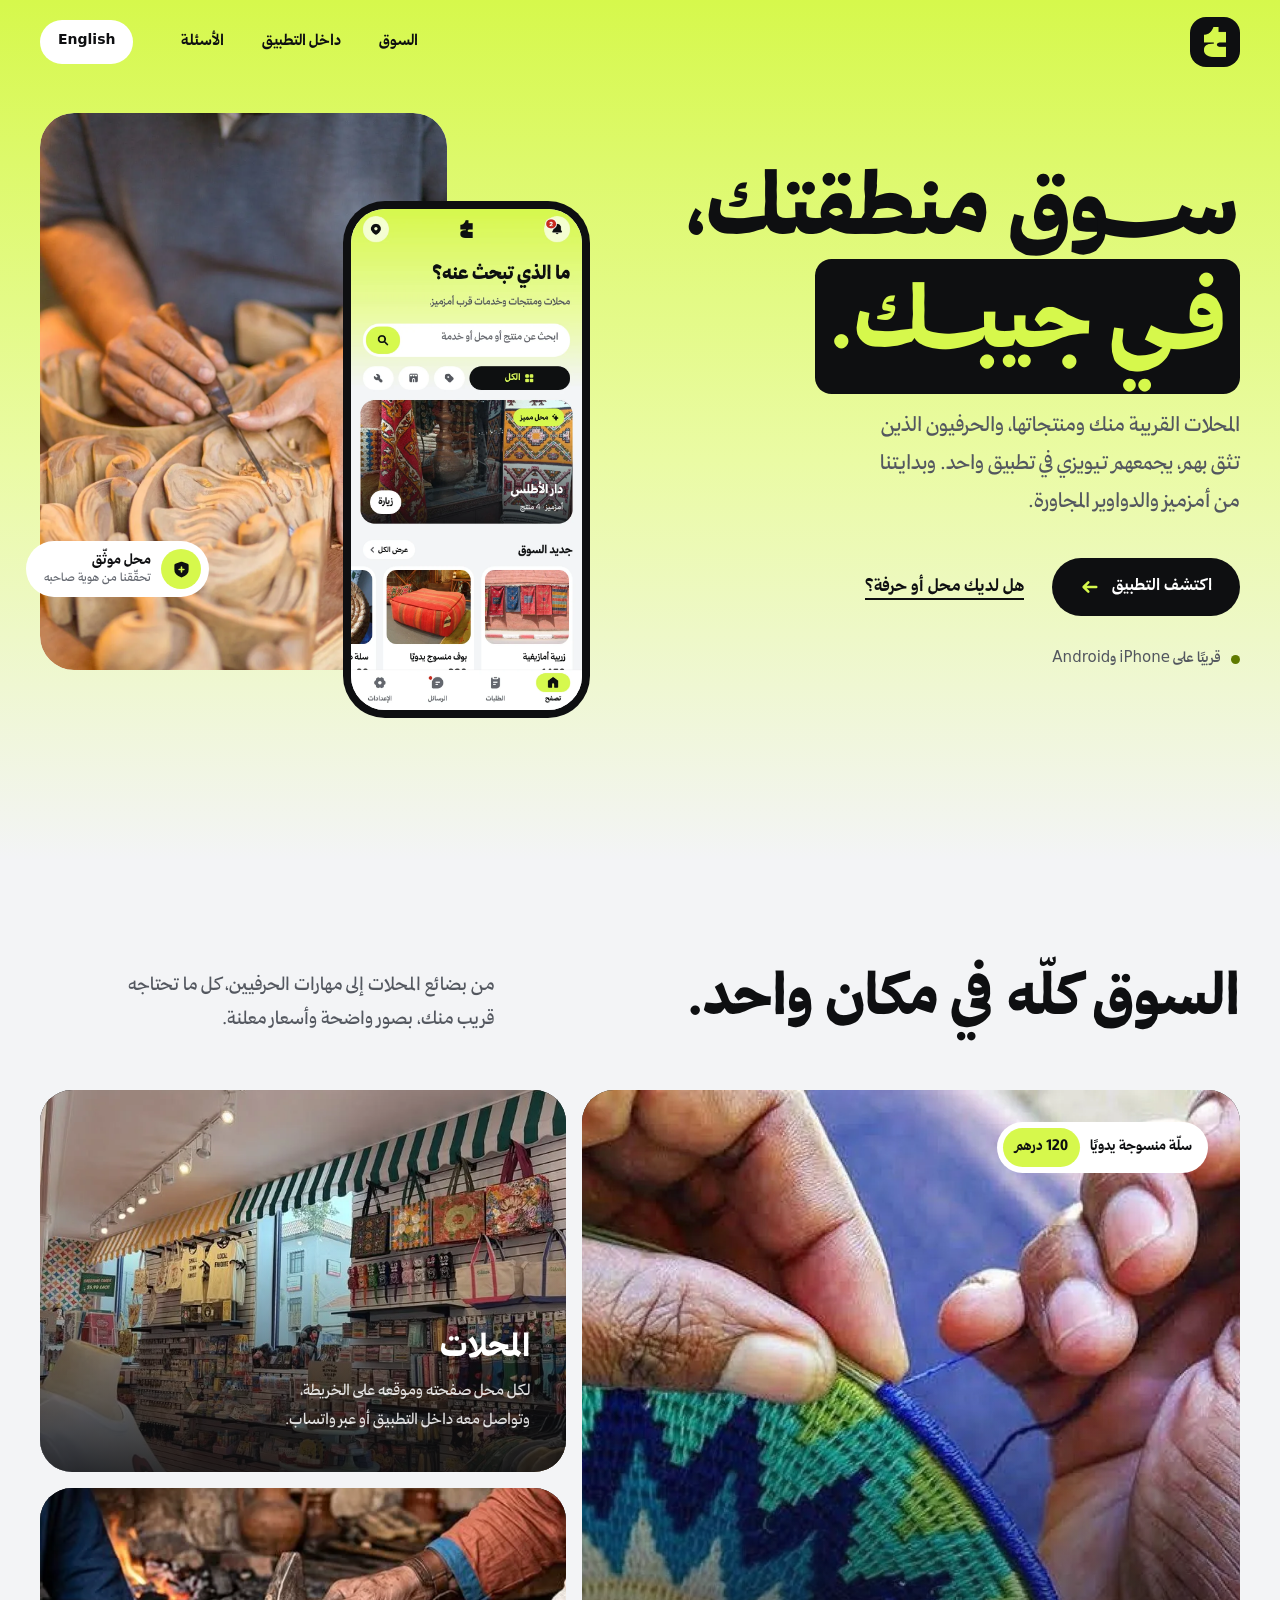
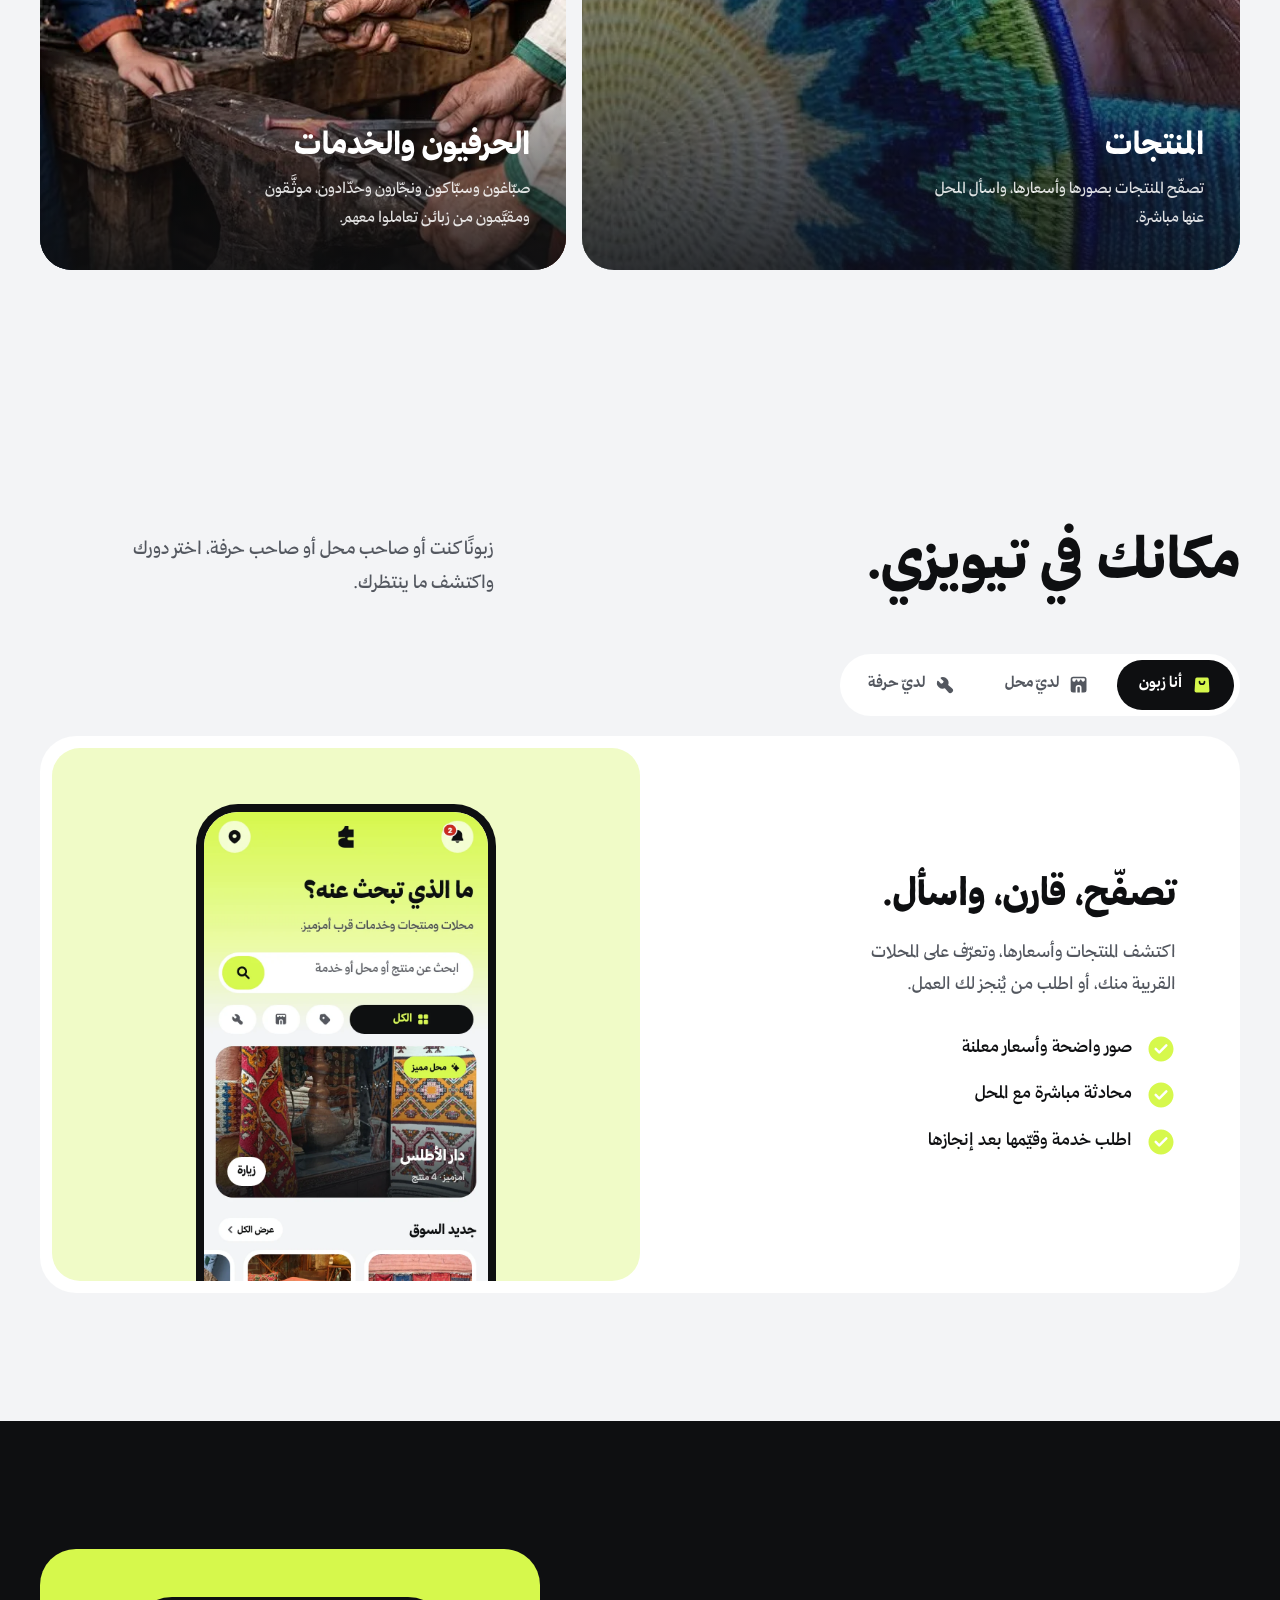
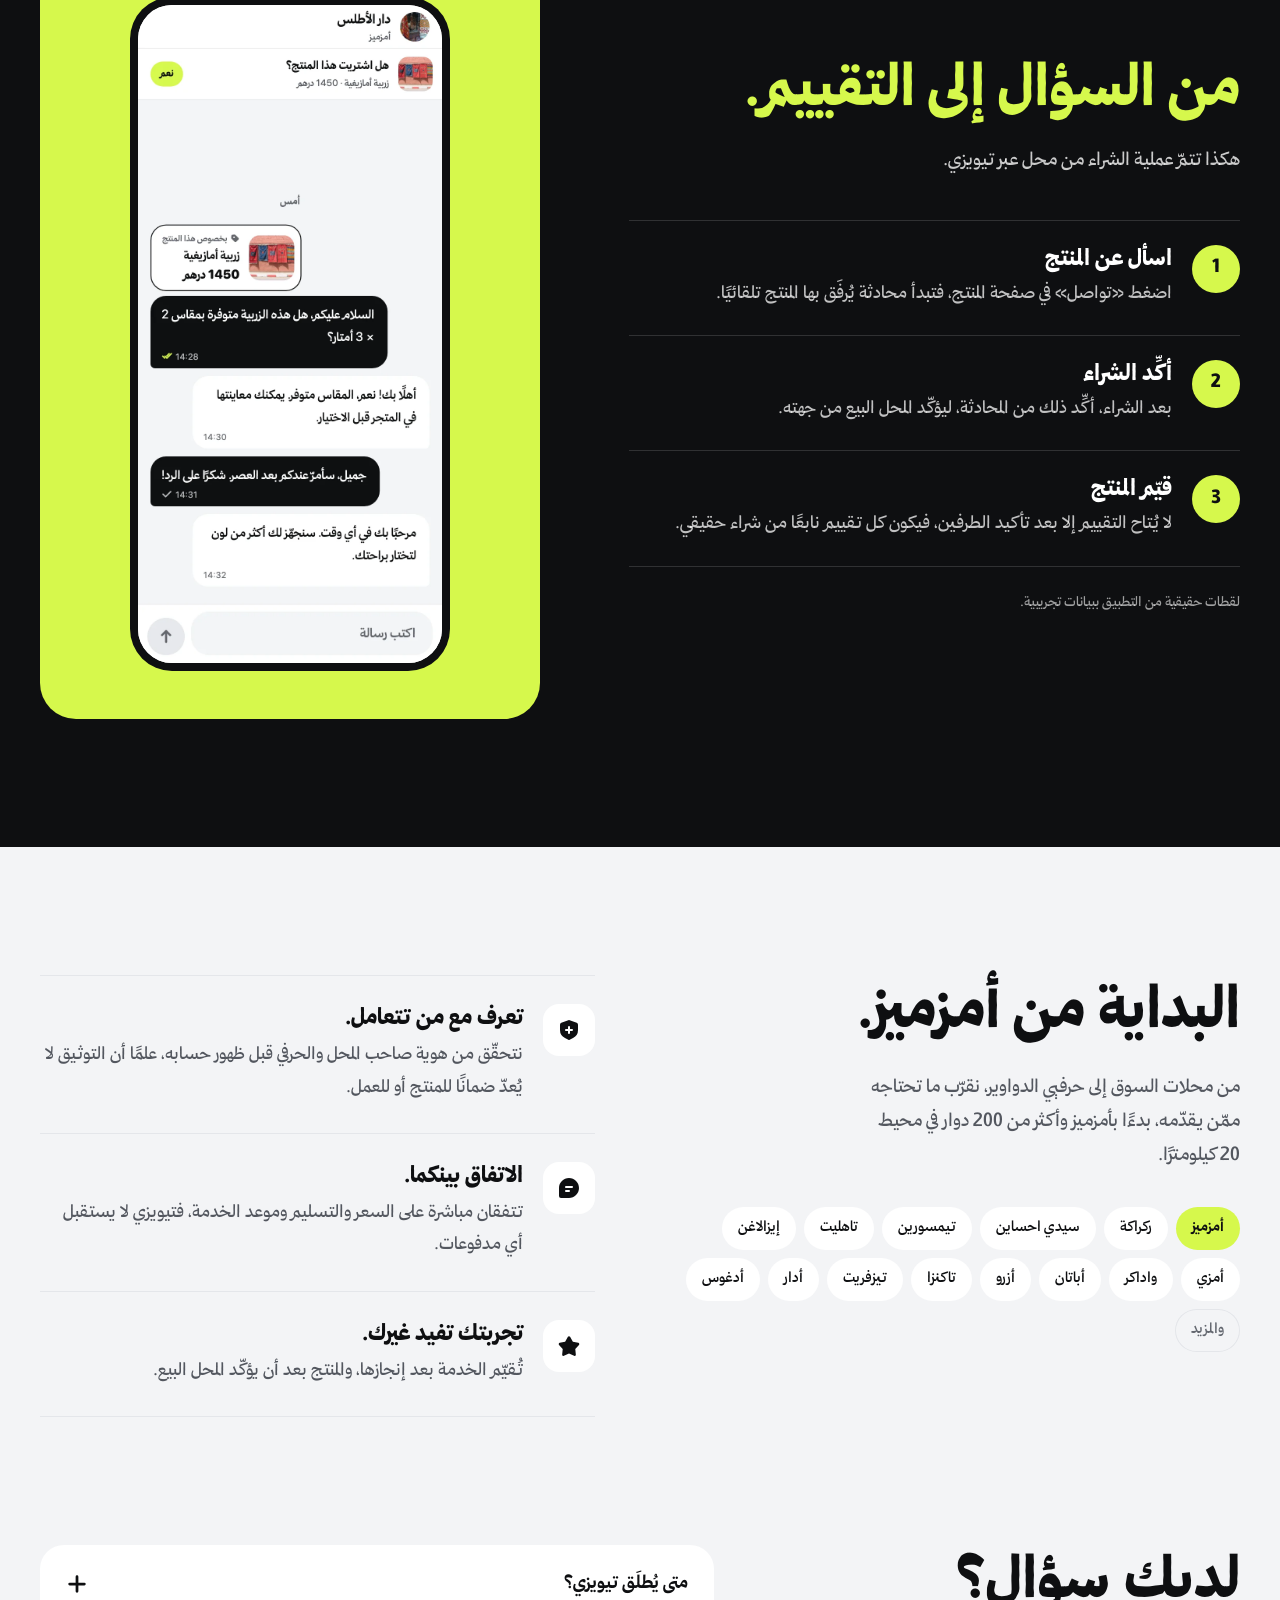
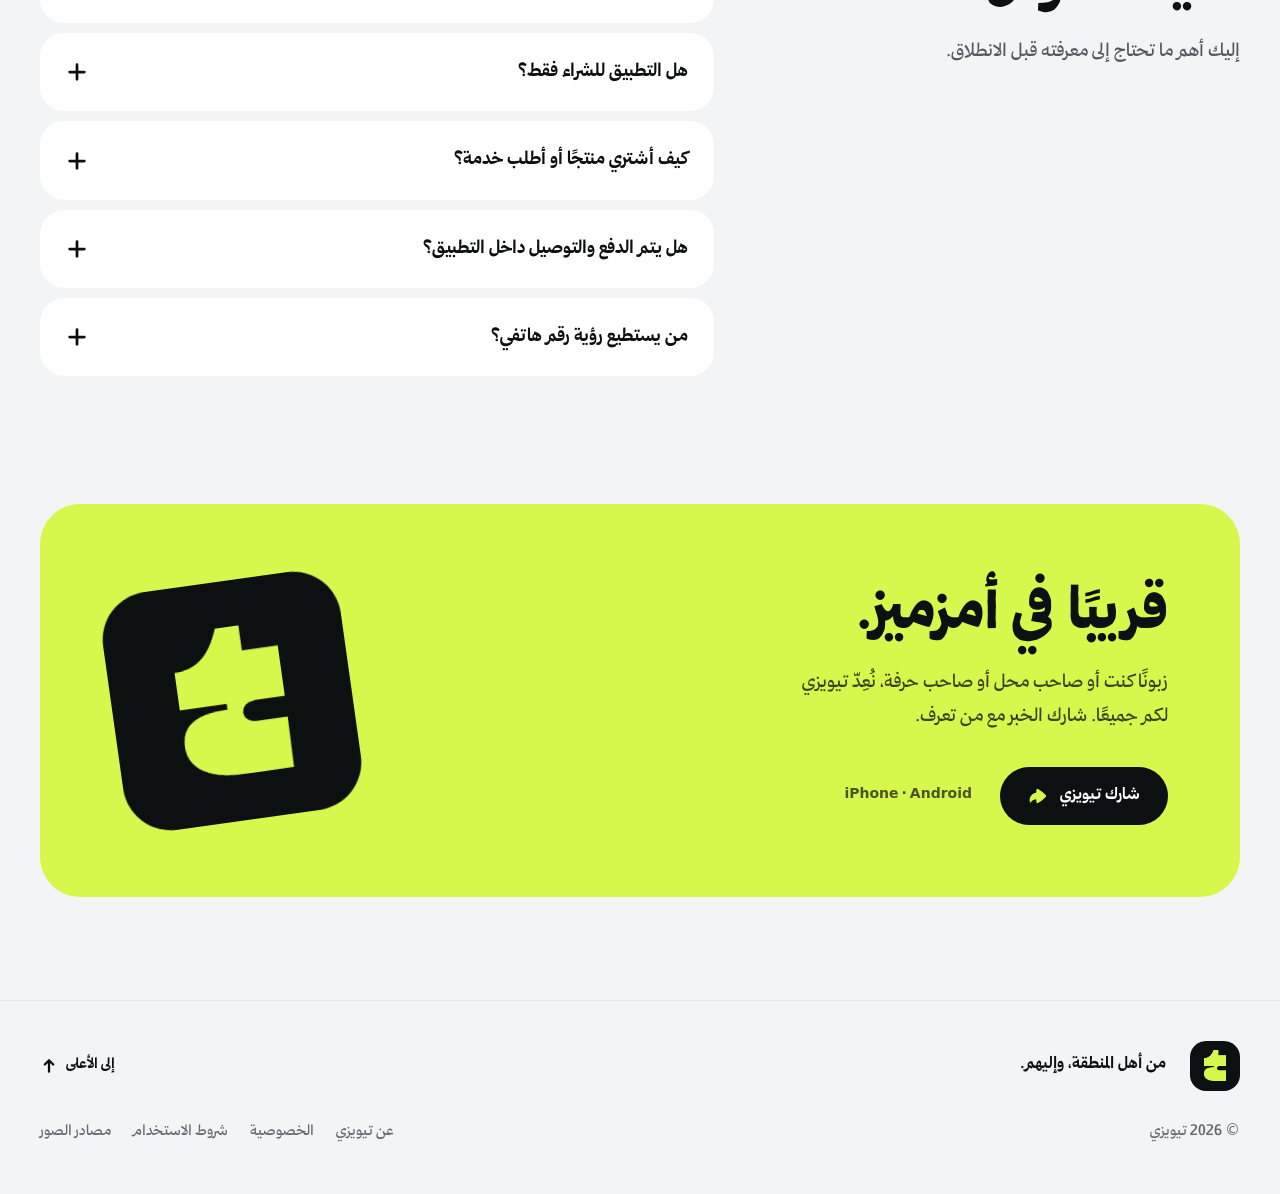
<file: index.html>
<!doctype html>
<html lang="ar" dir="rtl">
<head>
  <meta charset="utf-8">
  <meta name="viewport" content="width=device-width, initial-scale=1, viewport-fit=cover">
  <title data-en="Tiwizi · Your local market, in your pocket">تيويزي · سوق منطقتك في جيبك</title>
  <meta name="description" content="المحلات القريبة ومنتجاتها، والحرفيون الموثوقون، في تطبيق واحد. تيويزي قريبًا في أمزميز والدواوير المجاورة.">
  <meta name="theme-color" content="#D6F84C">
  <meta name="color-scheme" content="light">
  <meta property="og:title" content="تيويزي · سوق منطقتك في جيبك">
  <meta property="og:description" content="محلات، منتجات، وحرفيون موثّقون. قريبًا في أمزميز والدواوير المجاورة.">
  <meta property="og:image" content="images/og.jpg">
  <meta property="og:type" content="website">
  <link rel="icon" href="favicon.png" type="image/png">
  <link rel="apple-touch-icon" href="images/apple-touch-icon.png">
  <link rel="stylesheet" href="fonts.css">
  <link rel="stylesheet" href="styles.css">
  <script src="app.js" defer></script>
</head>
<body class="home">
  <a class="skip-link" href="#main"><span data-en="Skip to content">انتقل إلى المحتوى</span></a>

  <header class="site-header">
    <div class="wrap header-row">
      <a class="mark" href="index.html" aria-label="تيويزي، الصفحة الرئيسية" data-en-label="Tiwizi, home">
        <img src="images/logo-citrus.png" width="22" height="31" alt="">
      </a>
      <nav class="site-nav" aria-label="القائمة الرئيسية" data-en-label="Main navigation">
        <a href="#market"><span data-en="The market">السوق</span></a>
        <a href="#inside"><span data-en="Inside the app">داخل التطبيق</span></a>
        <a href="#faq"><span data-en="Questions">الأسئلة</span></a>
      </nav>
      <button class="language" type="button" data-lang-toggle lang="en">English</button>
      <button class="menu-button" type="button" aria-expanded="false" aria-controls="mobile-nav" aria-label="القائمة" data-en-label="Menu"><i class="ic ic-menu" aria-hidden="true"></i></button>
    </div>
    <nav class="mobile-nav" id="mobile-nav" aria-label="القائمة الرئيسية" data-en-label="Main navigation" hidden>
      <a href="#market"><span data-en="The market">السوق</span><i class="ic ic-arrow" aria-hidden="true"></i></a>
      <a href="#roles"><span data-en="Your place on Tiwizi">مكانك في تيويزي</span><i class="ic ic-arrow" aria-hidden="true"></i></a>
      <a href="#inside"><span data-en="Inside the app">داخل التطبيق</span><i class="ic ic-arrow" aria-hidden="true"></i></a>
      <a href="#faq"><span data-en="Questions">الأسئلة</span><i class="ic ic-arrow" aria-hidden="true"></i></a>
      <a href="about.html"><span data-en="About">عن تيويزي</span><i class="ic ic-arrow" aria-hidden="true"></i></a>
    </nav>
  </header>

  <main id="main">
    <!-- Hero: the app's citrus wash, one promise, the real app in hand. -->
    <section class="hero">
      <div class="wrap hero-grid">
        <div class="hero-copy">
          <h1>
            <span class="line" data-en="Your local market,">ســــوق منطقتك،</span>
            <span class="line"><mark data-en="in your pocket.">فــي جيبــك.</mark></span>
          </h1>
          <p class="lede" data-en="The stores near you and their products, and the craftspeople you trust, all in one app. We start in Amizmiz and the villages around it.">المحلات القريبة منك ومنتجاتها، والحرفيون الذين تثق بهم، يجمعهم تيويزي في تطبيق واحد. وبدايتنا من أمزميز والدواوير المجاورة.</p>
          <div class="actions">
            <a class="button" href="#inside"><span data-en="Explore the app">اكتشف التطبيق</span><i class="ic ic-arrow" aria-hidden="true"></i></a>
            <a class="link" href="#roles"><span data-en="Own a store or a craft?">هل لديك محل أو حرفة؟</span></a>
          </div>
          <p class="status"><span class="dot" aria-hidden="true"></span><span data-en="Coming soon to iPhone and Android">قريبًا على iPhone وAndroid</span></p>
        </div>

        <div class="hero-stage">
          <figure class="hero-photo">
            <img src="images/woodcarving.webp" width="960" height="1440" alt="يدا حرفيّ تنقشان قطعة من الخشب" data-en-alt="A craftsman's hands carving wood" fetchpriority="high">
          </figure>
          <button class="phone hero-phone" type="button" data-screen="images/screens/market.webp" aria-label="تكبير شاشة السوق" data-en-label="Enlarge the marketplace screen">
            <img src="images/screens/market.webp" width="780" height="1688" alt="شاشة السوق في تطبيق تيويزي" data-en-alt="The Tiwizi marketplace screen">
          </button>
          <div class="float-chip" aria-hidden="true">
            <span class="chip-icon"><i class="ic ic-shield"></i></span>
            <span class="chip-text">
              <b data-en="Verified store">محل موثّق</b>
              <small data-en="We verified its owner">تحقّقنا من هوية صاحبه</small>
            </span>
          </div>
        </div>
      </div>
    </section>

    <!-- What's on the shelves: three kinds of things, told with photos. -->
    <section class="section" id="market">
      <div class="wrap">
        <div class="section-head">
          <h2 data-en="The whole market, in one place.">السوق كلّه في مكان واحد.</h2>
          <p data-en="From shop goods to craftspeople's skills, everything you need is close by, with clear photos and listed prices.">من بضائع المحلات إلى مهارات الحرفيين، كل ما تحتاجه قريب منك، بصور واضحة وأسعار معلنة.</p>
        </div>
        <div class="bento">
          <article class="tile tile-products">
            <img src="images/weaving.webp" width="1080" height="1080" alt="" loading="lazy">
            <div class="tile-copy">
              <h3 data-en="Products">المنتجات</h3>
              <p data-en="Browse products with their photos and prices, and ask the store about them directly.">تصفّح المنتجات بصورها وأسعارها، واسأل المحل عنها مباشرة.</p>
            </div>
            <div class="price-chip" aria-hidden="true">
              <span data-en="Hand-woven basket">سلّة منسوجة يدويًا</span>
              <b data-en="120 MAD">120 درهم</b>
            </div>
          </article>
          <article class="tile tile-stores">
            <img src="images/shop.webp" width="736" height="981" alt="" loading="lazy">
            <div class="tile-copy">
              <h3 data-en="Stores">المحلات</h3>
              <p data-en="Every store has its own page and place on the map. Talk to it in the app or on WhatsApp.">لكل محل صفحته وموقعه على الخريطة، وتواصل معه داخل التطبيق أو عبر واتساب.</p>
            </div>
          </article>
          <article class="tile tile-services">
            <img src="images/blacksmith.webp" width="537" height="800" alt="" loading="lazy">
            <div class="tile-copy">
              <h3 data-en="Crafts &amp; services">الحرفيون والخدمات</h3>
              <p data-en="Painters, plumbers, carpenters and smiths, verified and rated by the customers who hired them.">صبّاغون وسبّاكون ونجّارون وحدّادون، موثَّقون ومقيَّمون من زبائن تعاملوا معهم.</p>
            </div>
          </article>
        </div>
      </div>
    </section>

    <!-- Roles: the same tabs as before, each shown with its real screen. -->
    <section class="section roles-section" id="roles">
      <div class="wrap">
        <div class="section-head">
          <h2 data-en="Your place on Tiwizi.">مكانك في تيويزي.</h2>
          <p data-en="Customer, store owner or craftsperson: pick your role and see what's waiting for you.">زبونًا كنت أو صاحب محل أو صاحب حرفة، اختر دورك واكتشف ما ينتظرك.</p>
        </div>

        <div class="role-tabs" role="tablist" aria-label="نوع الحساب" data-en-label="Account type">
          <button id="tab-customer" role="tab" type="button" aria-controls="panel-customer" aria-selected="true" tabindex="0">
            <i class="ic ic-bag" aria-hidden="true"></i><span data-en="I'm a customer">أنا زبون</span>
          </button>
          <button id="tab-store" role="tab" type="button" aria-controls="panel-store" aria-selected="false" tabindex="-1">
            <i class="ic ic-store" aria-hidden="true"></i><span data-en="I own a store">لديّ محل</span>
          </button>
          <button id="tab-provider" role="tab" type="button" aria-controls="panel-provider" aria-selected="false" tabindex="-1">
            <i class="ic ic-tool" aria-hidden="true"></i><span data-en="I offer a service">لديّ حرفة</span>
          </button>
        </div>

        <div class="role-panels">
          <article class="role-panel" id="panel-customer" role="tabpanel" aria-labelledby="tab-customer" tabindex="0">
            <div class="role-copy">
              <h3 data-en="Browse, compare, ask.">تصفّح، قارن، واسأل.</h3>
              <p data-en="Discover products and their prices, get to know the stores near you, or find someone to get the job done.">اكتشف المنتجات وأسعارها، وتعرّف على المحلات القريبة منك، أو اطلب من يُنجز لك العمل.</p>
              <ul class="checks">
                <li><i class="ic ic-check" aria-hidden="true"></i><span data-en="Clear photos and listed prices">صور واضحة وأسعار معلنة</span></li>
                <li><i class="ic ic-check" aria-hidden="true"></i><span data-en="Chat directly with the store">محادثة مباشرة مع المحل</span></li>
                <li><i class="ic ic-check" aria-hidden="true"></i><span data-en="Request a service, rate it when it's done">اطلب خدمة وقيّمها بعد إنجازها</span></li>
              </ul>
            </div>
            <div class="role-stage stage-citrus">
              <button class="phone" type="button" data-screen="images/screens/market.webp" aria-label="تكبير شاشة السوق" data-en-label="Enlarge the marketplace screen">
                <img src="images/screens/market.webp" width="780" height="1688" alt="شاشة السوق في التطبيق" data-en-alt="The marketplace screen" loading="lazy">
              </button>
            </div>
          </article>

          <article class="role-panel" id="panel-store" role="tabpanel" aria-labelledby="tab-store" tabindex="0" hidden>
            <div class="role-copy">
              <h3 data-en="Bring your store closer to its customers.">اجعل محلّك أقرب إلى زبائنه.</h3>
              <p data-en="Show your products with their photos and prices, pin your store on the map, and answer customers in the app or on WhatsApp.">اعرض منتجاتك بصورها وأسعارها، وحدّد موقع محلّك على الخريطة، وأجب زبائنك داخل التطبيق أو عبر واتساب.</p>
              <ul class="checks">
                <li><i class="ic ic-check" aria-hidden="true"></i><span data-en="Your own product categories">أقسام خاصة لتنظيم منتجاتك</span></li>
                <li><i class="ic ic-check" aria-hidden="true"></i><span data-en="Your store on the map">موقع محلّك على الخريطة</span></li>
                <li><i class="ic ic-check" aria-hidden="true"></i><span data-en="A WhatsApp number your customers can see">رقم واتساب ظاهر لزبائنك</span></li>
              </ul>
            </div>
            <div class="role-stage stage-violet">
              <button class="phone" type="button" data-screen="images/screens/store.webp" aria-label="تكبير صفحة المحل" data-en-label="Enlarge the store screen">
                <img src="images/screens/store.webp" width="780" height="1688" alt="صفحة محل في التطبيق" data-en-alt="A store page in the app" loading="lazy">
              </button>
            </div>
          </article>

          <article class="role-panel" id="panel-provider" role="tabpanel" aria-labelledby="tab-provider" tabindex="0" hidden>
            <div class="role-copy">
              <h3 data-en="Your skill deserves to be seen.">مهارتك تستحق أن تُرى.</h3>
              <p data-en="Show your work, receive requests that fit your service, and agree on the details with the customer in chat.">اعرض أعمالك، واستقبل طلبات تناسب خدمتك، واتفق مع الزبون على التفاصيل في المحادثة.</p>
              <ul class="checks">
                <li><i class="ic ic-check" aria-hidden="true"></i><span data-en="Photos of your work">صور أعمالك وخبرتك</span></li>
                <li><i class="ic ic-check" aria-hidden="true"></i><span data-en="Accept or decline, with a reason">تقبل الطلب أو ترفضه مع ذكر السبب</span></li>
                <li><i class="ic ic-check" aria-hidden="true"></i><span data-en="Your number stays private until you approve">لا يظهر رقمك إلا بموافقتك</span></li>
              </ul>
            </div>
            <div class="role-stage stage-orange">
              <button class="phone" type="button" data-screen="images/screens/provider.webp" aria-label="تكبير صفحة الحرفي" data-en-label="Enlarge the professional screen">
                <img src="images/screens/provider.webp" width="780" height="1688" alt="صفحة حرفي في التطبيق" data-en-alt="A professional's page in the app" loading="lazy">
              </button>
            </div>
          </article>
        </div>
      </div>
    </section>

    <!-- Inside: one real purchase, step by step, beside the real chat. -->
    <section class="section inside" id="inside">
      <div class="wrap inside-grid">
        <div class="inside-copy">
          <h2 data-en="From question to review.">من السؤال إلى التقييم.</h2>
          <p class="inside-lede" data-en="This is how buying from a store works on Tiwizi.">هكذا تتمّ عملية الشراء من محل عبر تيويزي.</p>
          <ol class="steps">
            <li>
              <h3 data-en="Ask about the product">اسأل عن المنتج</h3>
              <p data-en="Tap Contact on a product page, and a chat opens with the product attached.">اضغط «تواصل» في صفحة المنتج، فتبدأ محادثة يُرفَق بها المنتج تلقائيًا.</p>
            </li>
            <li>
              <h3 data-en="Confirm the purchase">أكِّد الشراء</h3>
              <p data-en="Once you've bought it, confirm in the chat, and the store confirms the sale on its side.">بعد الشراء، أكِّد ذلك من المحادثة، ليؤكّد المحل البيع من جهته.</p>
            </li>
            <li>
              <h3 data-en="Rate the product">قيّم المنتج</h3>
              <p data-en="Rating opens only after both sides confirm, so every review comes from a real purchase.">لا يُتاح التقييم إلا بعد تأكيد الطرفين، فيكون كل تقييم نابعًا من شراء حقيقي.</p>
            </li>
          </ol>
          <p class="note" data-en="Real screenshots from the app, with demo data.">لقطات حقيقية من التطبيق ببيانات تجريبية.</p>
        </div>
        <div class="inside-stage">
          <button class="phone" type="button" data-screen="images/screens/chat.webp" aria-label="تكبير شاشة المحادثة" data-en-label="Enlarge the conversation screen">
            <img src="images/screens/chat.webp" width="780" height="1688" alt="محادثة مع محل حول منتج في التطبيق" data-en-alt="A chat with a store about a product" loading="lazy">
          </button>
        </div>
      </div>
    </section>

    <!-- Local first: where we start, and the rules we keep. -->
    <section class="section" id="local">
      <div class="wrap local-grid">
        <div class="local-copy">
          <h2 data-en="It starts in Amizmiz.">البداية من أمزميز.</h2>
          <p data-en="From market stores to village craftspeople, we bring what you need closer to those who offer it, starting with Amizmiz and over 200 villages within 20 km.">من محلات السوق إلى حرفيي الدواوير، نقرّب ما تحتاجه ممّن يقدّمه، بدءًا بأمزميز وأكثر من 200 دوار في محيط 20 كيلومترًا.</p>
          <ul class="places" aria-label="أماكن نبدأ بها" data-en-label="Places we start with">
            <li class="here" data-en="Amizmiz">أمزميز</li>
            <li data-en="Regraga">ركراكة</li>
            <li data-en="Sidi Hssaine">سيدي احساين</li>
            <li data-en="Timsouriene">تيمسورين</li>
            <li data-en="Tahlit">تاهليت</li>
            <li data-en="Izalaghene">إيزالاغن</li>
            <li data-en="Amezzi">أمزي</li>
            <li data-en="Wadaker">واداكر</li>
            <li data-en="Abatane">أباتان</li>
            <li data-en="Azrou">أزرو</li>
            <li data-en="Taguenza">تاكنزا</li>
            <li data-en="Tizfrit">تيزفريت</li>
            <li data-en="Addar">أدار</li>
            <li data-en="Adghous">أدغوس</li>
            <li class="more" data-en="and more">والمزيد</li>
          </ul>
        </div>
        <ul class="promises">
          <li>
            <span class="glyph"><i class="ic ic-shield" aria-hidden="true"></i></span>
            <div>
              <h3 data-en="Know who you're dealing with.">تعرف مع من تتعامل.</h3>
              <p data-en="We verify the identity of every store owner and craftsperson before their account appears. Verification is not a guarantee of products or work.">نتحقّق من هوية صاحب المحل والحرفي قبل ظهور حسابه، علمًا أن التوثيق لا يُعدّ ضمانًا للمنتج أو للعمل.</p>
            </div>
          </li>
          <li>
            <span class="glyph"><i class="ic ic-chat" aria-hidden="true"></i></span>
            <div>
              <h3 data-en="The deal is between you.">الاتفاق بينكما.</h3>
              <p data-en="You agree on price, delivery and timing directly. Tiwizi does not take any payments.">تتفقان مباشرة على السعر والتسليم وموعد الخدمة، فتيويزي لا يستقبل أي مدفوعات.</p>
            </div>
          </li>
          <li>
            <span class="glyph"><i class="ic ic-star" aria-hidden="true"></i></span>
            <div>
              <h3 data-en="Your experience helps others.">تجربتك تفيد غيرك.</h3>
              <p data-en="Rate a service once it's done, and a product once the store confirms the sale.">تُقيّم الخدمة بعد إنجازها، والمنتج بعد أن يؤكّد المحل البيع.</p>
            </div>
          </li>
        </ul>
      </div>
    </section>

    <section class="section faq-section" id="faq">
      <div class="wrap faq-grid">
        <div class="faq-head">
          <h2 data-en="Have a question?">لديك سؤال؟</h2>
          <p data-en="Everything you need to know before we launch.">إليك أهم ما تحتاج إلى معرفته قبل الانطلاق.</p>
        </div>
        <div class="faq-list">
          <details>
            <summary><span data-en="When does Tiwizi launch?">متى يُطلَق تيويزي؟</span><i class="ic ic-plus" aria-hidden="true"></i></summary>
            <p data-en="We're preparing the app for iPhone and Android and haven't set a launch date yet. We'll post the details here as soon as it's set.">نعمل على تجهيز التطبيق لأجهزة iPhone وAndroid، ولم نحدّد موعد الإطلاق بعد. سننشر التفاصيل هنا فور تحديده.</p>
          </details>
          <details>
            <summary><span data-en="Is it only for shopping?">هل التطبيق للشراء فقط؟</span><i class="ic ic-plus" aria-hidden="true"></i></summary>
            <p data-en="No. You can use it as a customer, open a page for your store, or offer your services, and each account type has its own experience.">لا، يمكنك استخدامه زبونًا، أو فتح صفحة لمحلّك، أو عرض خدماتك، ولكل نوع حساب تجربته الخاصة.</p>
          </details>
          <details>
            <summary><span data-en="How do I buy a product or request a service?">كيف أشتري منتجًا أو أطلب خدمة؟</span><i class="ic ic-plus" aria-hidden="true"></i></summary>
            <p data-en="Contact the store about the product and agree with it directly. For services, you send a request, and the chat opens once it's accepted.">تواصل مع المحل بشأن المنتج واتفق معه مباشرة. أما الخدمات، فترسل طلبًا، وتبدأ المحادثة بعد قبوله.</p>
          </details>
          <details>
            <summary><span data-en="Do payment and delivery happen in the app?">هل يتم الدفع والتوصيل داخل التطبيق؟</span><i class="ic ic-plus" aria-hidden="true"></i></summary>
            <p data-en="No. Tiwizi only makes finding and reaching each other easy; you agree on payment, delivery and work details with the store or craftsperson.">لا، يسهّل تيويزي البحث والتواصل فقط، أما الدفع والتسليم وتفاصيل العمل فتتفق عليها مع المحل أو الحرفي.</p>
          </details>
          <details>
            <summary><span data-en="Who can see my phone number?">من يستطيع رؤية رقم هاتفي؟</span><i class="ic ic-plus" aria-hidden="true"></i></summary>
            <p data-en="A store's WhatsApp number is shown on its page. A craftsperson's number stays private until they agree to share it with a particular customer.">رقم واتساب المحل ظاهر في صفحته، أما رقم الحرفي فيبقى خاصًا إلى أن يوافق على مشاركته مع زبون بعينه.</p>
          </details>
        </div>
      </div>
    </section>

    <section class="closing">
      <div class="wrap">
        <div class="closing-card">
          <div class="closing-copy">
            <h2 data-en="Coming soon to Amizmiz.">قريبًا في أمزميز.</h2>
            <p data-en="Customer, store owner or craftsperson, we're building Tiwizi for all of you. Share the news with the people you know.">زبونًا كنت أو صاحب محل أو صاحب حرفة، نُعِدّ تيويزي لكم جميعًا. شارك الخبر مع من تعرف.</p>
            <div class="actions">
              <button class="button" type="button" id="share"><span data-en="Share Tiwizi">شارك تيويزي</span><i class="ic ic-share" aria-hidden="true"></i></button>
              <span class="platforms" lang="en">iPhone · Android</span>
            </div>
          </div>
          <div class="closing-art" aria-hidden="true">
            <img src="images/logo-citrus.png" width="339" height="477" alt="">
          </div>
        </div>
      </div>
    </section>
  </main>

  <footer class="site-footer">
    <div class="wrap">
      <div class="footer-row">
        <a class="mark" href="index.html" aria-label="تيويزي، الصفحة الرئيسية" data-en-label="Tiwizi, home">
          <img src="images/logo-citrus.png" width="22" height="31" alt="">
        </a>
        <p class="tagline" data-en="From local people, for local people.">من أهل المنطقة، وإليهم.</p>
        <a class="to-top" href="#main"><span data-en="Back to top">إلى الأعلى</span><i class="ic ic-up" aria-hidden="true"></i></a>
      </div>
      <div class="footer-row footer-fine">
        <p><span data-en="© 2026 Tiwizi">© 2026 تيويزي</span></p>
        <nav aria-label="معلومات الموقع" data-en-label="Site information">
          <a href="about.html"><span data-en="About">عن تيويزي</span></a>
          <a href="privacy.html"><span data-en="Privacy">الخصوصية</span></a>
          <a href="terms.html"><span data-en="Terms">شروط الاستخدام</span></a>
          <a href="credits.html"><span data-en="Photo credits">مصادر الصور</span></a>
        </nav>
      </div>
    </div>
  </footer>

  <dialog class="lightbox" id="lightbox" aria-labelledby="lightbox-title">
    <div class="lightbox-bar">
      <h2 id="lightbox-title" data-en="Inside Tiwizi">داخل تيويزي</h2>
      <button type="button" class="lightbox-close" data-close aria-label="إغلاق" data-en-label="Close"><i class="ic ic-close" aria-hidden="true"></i></button>
    </div>
    <img id="lightbox-image" alt="">
    <p data-en="Real screenshot with demo data.">لقطة حقيقية ببيانات تجريبية.</p>
  </dialog>

  <div class="toast" role="status" aria-live="polite" id="toast"></div>
</body>
</html>
</file>
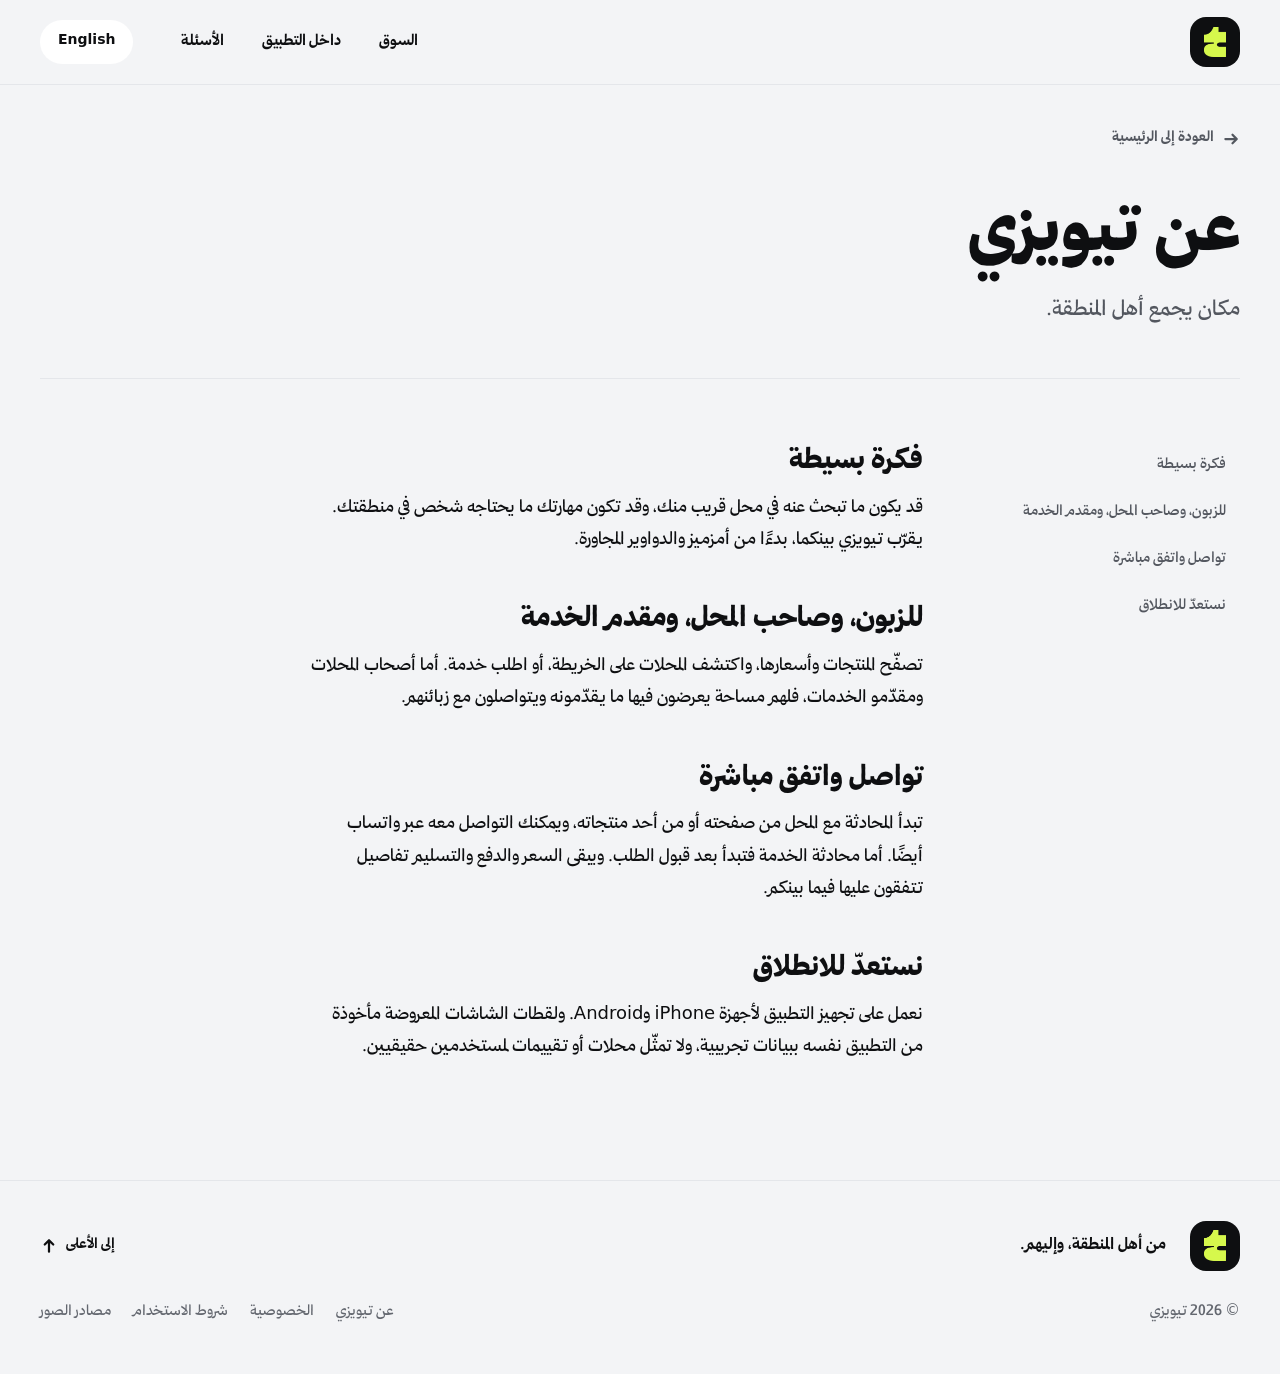
<file: about.html>
<!doctype html>
<html lang="ar" dir="rtl"><head><meta charset="utf-8"><meta name="viewport" content="width=device-width, initial-scale=1, viewport-fit=cover"><title data-en="About Tiwizi · Tiwizi">عن تيويزي · تيويزي</title><meta name="description" content="مكان يجمع أهل المنطقة."><meta name="theme-color" content="#D6F84C"><meta property="og:title" content="عن تيويزي · تيويزي"><meta property="og:description" content="مكان يجمع أهل المنطقة."><meta property="og:image" content="images/og.jpg"><meta property="og:type" content="website"><link rel="icon" href="favicon.png"><link rel="apple-touch-icon" href="images/apple-touch-icon.png"><link rel="stylesheet" href="fonts.css"><link rel="stylesheet" href="styles.css"><script src="app.js" defer></script></head><body class="page">
<a class="skip-link" href="#main"><span data-en="Skip to content" >انتقل إلى المحتوى</span></a>
<header class="site-header">
    <div class="wrap header-row">
      <a class="mark" href="index.html" aria-label="تيويزي، الصفحة الرئيسية" data-en-label="Tiwizi, home">
        <img src="images/logo-citrus.png" width="22" height="31" alt="">
      </a>
      <nav class="site-nav" aria-label="القائمة الرئيسية" data-en-label="Main navigation">
        <a href="index.html#market"><span data-en="The market">السوق</span></a>
        <a href="index.html#inside"><span data-en="Inside the app">داخل التطبيق</span></a>
        <a href="index.html#faq"><span data-en="Questions">الأسئلة</span></a>
      </nav>
      <button class="language" type="button" data-lang-toggle lang="en">English</button>
      <button class="menu-button" type="button" aria-expanded="false" aria-controls="mobile-nav" aria-label="القائمة" data-en-label="Menu"><i class="ic ic-menu" aria-hidden="true"></i></button>
    </div>
    <nav class="mobile-nav" id="mobile-nav" aria-label="القائمة الرئيسية" data-en-label="Main navigation" hidden>
      <a href="index.html#market"><span data-en="The market">السوق</span><i class="ic ic-arrow" aria-hidden="true"></i></a>
      <a href="index.html#roles"><span data-en="Your place on Tiwizi">مكانك في تيويزي</span><i class="ic ic-arrow" aria-hidden="true"></i></a>
      <a href="index.html#inside"><span data-en="Inside the app">داخل التطبيق</span><i class="ic ic-arrow" aria-hidden="true"></i></a>
      <a href="index.html#faq"><span data-en="Questions">الأسئلة</span><i class="ic ic-arrow" aria-hidden="true"></i></a>
      <a href="about.html"><span data-en="About">عن تيويزي</span><i class="ic ic-arrow" aria-hidden="true"></i></a>
    </nav>
  </header><main id="main" class="legal wrap"><a class="back" href="index.html"><i class="ic ic-arrow" aria-hidden="true"></i><span data-en="Back to home">العودة إلى الرئيسية</span></a><div class="legal-heading"><h1 data-en="About Tiwizi" >عن تيويزي</h1><p data-en="A place for local people." >مكان يجمع أهل المنطقة.</p></div><div class="legal-layout"><nav class="legal-toc" aria-label="في هذه الصفحة" data-en-label="On this page"><a href="#section-0"><span data-en="A simple idea" >فكرة بسيطة</span></a><a href="#section-1"><span data-en="For customers, stores and service providers" >للزبون، وصاحب المحل، ومقدم الخدمة</span></a><a href="#section-2"><span data-en="Connect and agree directly" >تواصل واتفق مباشرة</span></a><a href="#section-3"><span data-en="Getting ready to launch" >نستعدّ للانطلاق</span></a></nav><div class="legal-copy"><section id="section-0"><h2 data-en="A simple idea" >فكرة بسيطة</h2><p data-en="What you need may be in a nearby store. Your skill may be exactly what a neighbour needs. Tiwizi connects you, starting in Amizmiz and the surrounding villages." >قد يكون ما تبحث عنه في محل قريب منك، وقد تكون مهارتك ما يحتاجه شخص في منطقتك. يقرّب تيويزي بينكما، بدءًا من أمزميز والدواوير المجاورة.</p></section><section id="section-1"><h2 data-en="For customers, stores and service providers" >للزبون، وصاحب المحل، ومقدم الخدمة</h2><p data-en="Browse products and prices, locate stores, or request a service. Store owners and service providers can show what they offer and connect with customers." >تصفّح المنتجات وأسعارها، واكتشف المحلات على الخريطة، أو اطلب خدمة. أما أصحاب المحلات ومقدّمو الخدمات، فلهم مساحة يعرضون فيها ما يقدّمونه ويتواصلون مع زبائنهم.</p></section><section id="section-2"><h2 data-en="Connect and agree directly" >تواصل واتفق مباشرة</h2><p data-en="Store chat starts from a store page or product, with WhatsApp also available. Service chat starts after a request is accepted. Agree prices, payment and delivery directly." >تبدأ المحادثة مع المحل من صفحته أو من أحد منتجاته، ويمكنك التواصل معه عبر واتساب أيضًا. أما محادثة الخدمة فتبدأ بعد قبول الطلب. ويبقى السعر والدفع والتسليم تفاصيل تتفقون عليها فيما بينكم.</p></section><section id="section-3"><h2 data-en="Getting ready to launch" >نستعدّ للانطلاق</h2><p data-en="The iPhone and Android app is being prepared. Screen images come from the app itself using demo data; they do not represent real users’ stores or reviews." >نعمل على تجهيز التطبيق لأجهزة iPhone وAndroid. ولقطات الشاشات المعروضة مأخوذة من التطبيق نفسه ببيانات تجريبية، ولا تمثّل محلات أو تقييمات لمستخدمين حقيقيين.</p></section></div></div></main><footer class="site-footer">
    <div class="wrap">
      <div class="footer-row">
        <a class="mark" href="index.html" aria-label="تيويزي، الصفحة الرئيسية" data-en-label="Tiwizi, home">
          <img src="images/logo-citrus.png" width="22" height="31" alt="">
        </a>
        <p class="tagline" data-en="From local people, for local people.">من أهل المنطقة، وإليهم.</p>
        <a class="to-top" href="#main"><span data-en="Back to top">إلى الأعلى</span><i class="ic ic-up" aria-hidden="true"></i></a>
      </div>
      <div class="footer-row footer-fine">
        <p><span data-en="© 2026 Tiwizi">© 2026 تيويزي</span></p>
        <nav aria-label="معلومات الموقع" data-en-label="Site information">
          <a href="about.html"><span data-en="About">عن تيويزي</span></a>
          <a href="privacy.html"><span data-en="Privacy">الخصوصية</span></a>
          <a href="terms.html"><span data-en="Terms">شروط الاستخدام</span></a>
          <a href="credits.html"><span data-en="Photo credits">مصادر الصور</span></a>
        </nav>
      </div>
    </div>
  </footer>
  <div class="toast" role="status" aria-live="polite" id="toast"></div></body></html>
</file>
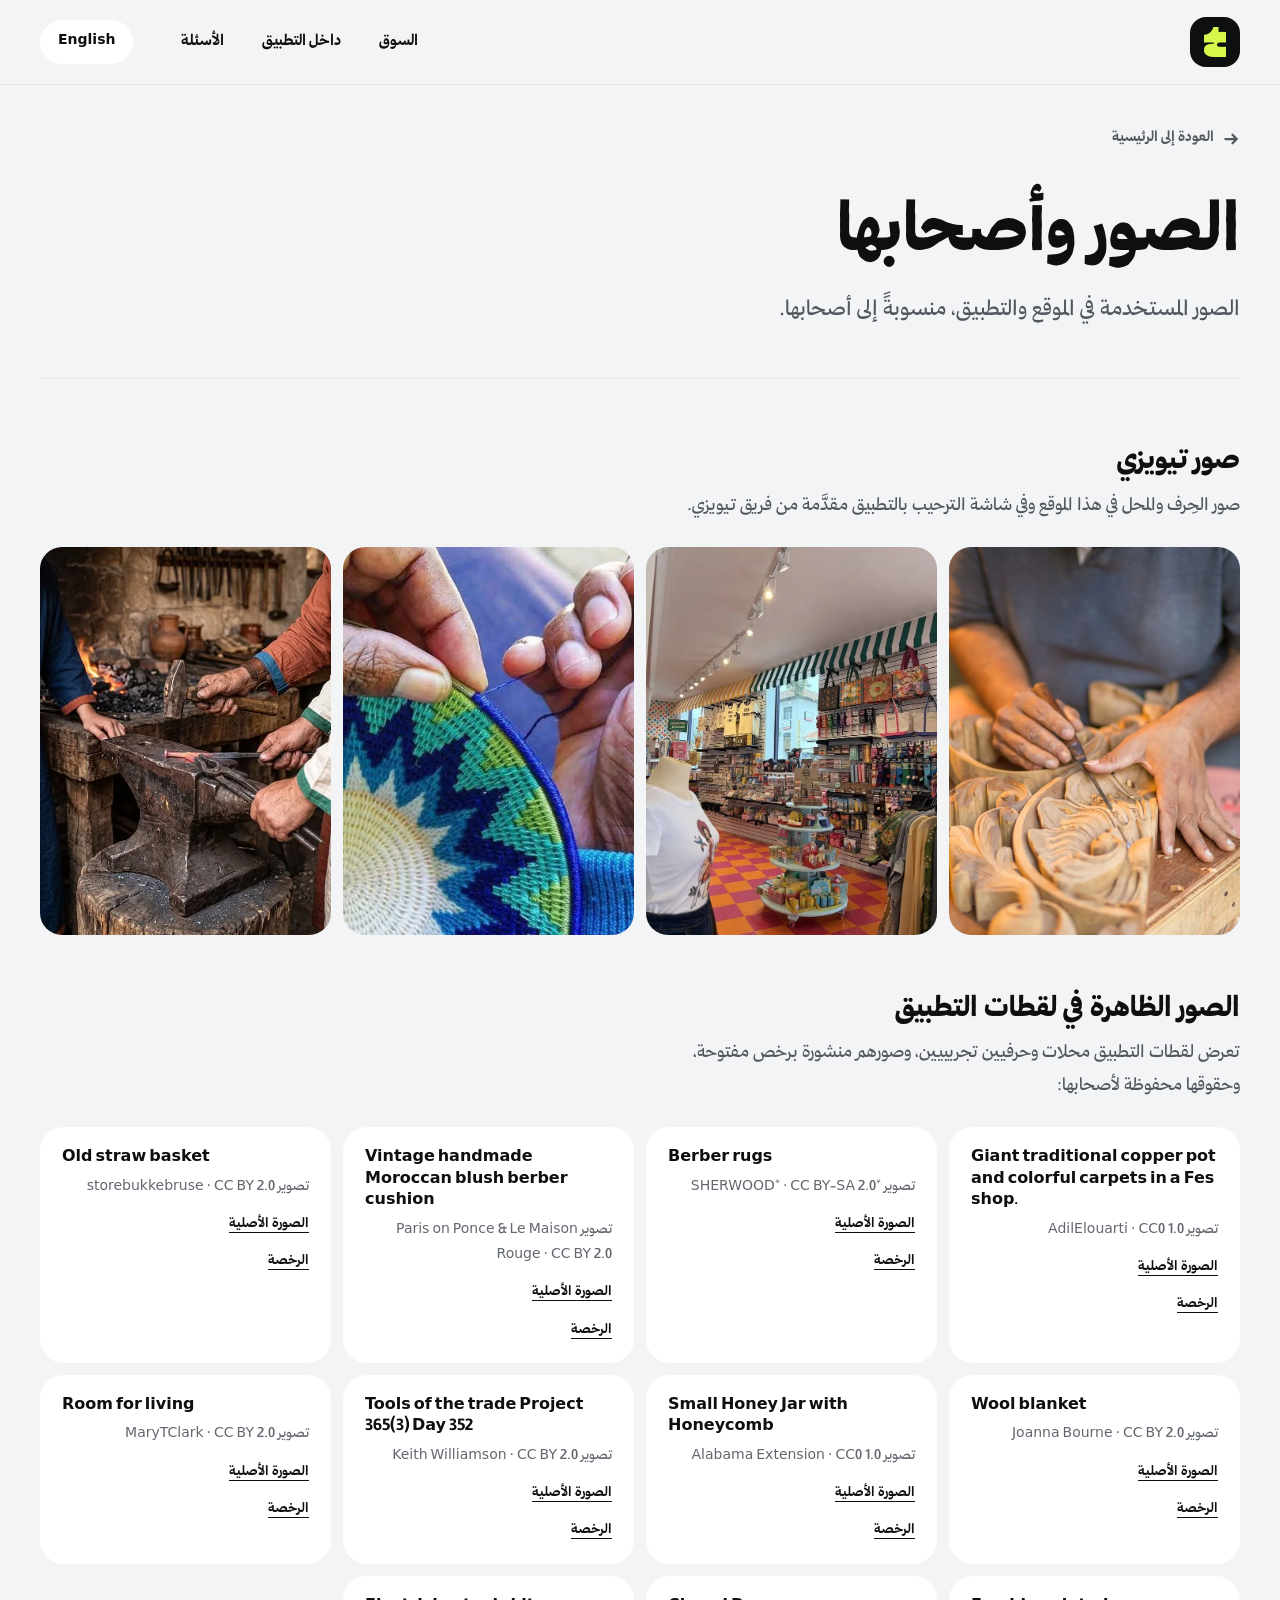
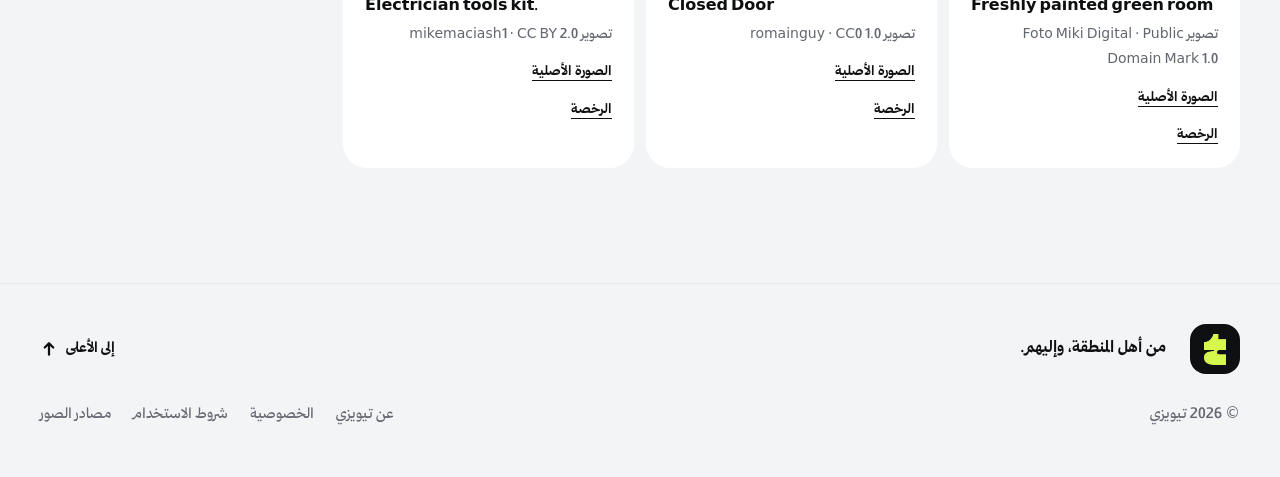
<file: credits.html>
<!doctype html>
<html lang="ar" dir="rtl"><head><meta charset="utf-8"><meta name="viewport" content="width=device-width, initial-scale=1, viewport-fit=cover"><title data-en="Photo credits · Tiwizi">مصادر الصور · تيويزي</title><meta name="description" content="صور من الحرف والأسواق المغربية، مع نسبها إلى أصحابها."><meta name="theme-color" content="#D6F84C"><meta property="og:title" content="مصادر الصور · تيويزي"><meta property="og:description" content="صور من الحرف والأسواق المغربية، مع نسبها إلى أصحابها."><meta property="og:image" content="images/og.jpg"><meta property="og:type" content="website"><link rel="icon" href="favicon.png"><link rel="apple-touch-icon" href="images/apple-touch-icon.png"><link rel="stylesheet" href="fonts.css"><link rel="stylesheet" href="styles.css"><script src="app.js" defer></script></head><body class="page">
<a class="skip-link" href="#main"><span data-en="Skip to content" >انتقل إلى المحتوى</span></a>
<header class="site-header">
    <div class="wrap header-row">
      <a class="mark" href="index.html" aria-label="تيويزي، الصفحة الرئيسية" data-en-label="Tiwizi, home">
        <img src="images/logo-citrus.png" width="22" height="31" alt="">
      </a>
      <nav class="site-nav" aria-label="القائمة الرئيسية" data-en-label="Main navigation">
        <a href="index.html#market"><span data-en="The market">السوق</span></a>
        <a href="index.html#inside"><span data-en="Inside the app">داخل التطبيق</span></a>
        <a href="index.html#faq"><span data-en="Questions">الأسئلة</span></a>
      </nav>
      <button class="language" type="button" data-lang-toggle lang="en">English</button>
      <button class="menu-button" type="button" aria-expanded="false" aria-controls="mobile-nav" aria-label="القائمة" data-en-label="Menu"><i class="ic ic-menu" aria-hidden="true"></i></button>
    </div>
    <nav class="mobile-nav" id="mobile-nav" aria-label="القائمة الرئيسية" data-en-label="Main navigation" hidden>
      <a href="index.html#market"><span data-en="The market">السوق</span><i class="ic ic-arrow" aria-hidden="true"></i></a>
      <a href="index.html#roles"><span data-en="Your place on Tiwizi">مكانك في تيويزي</span><i class="ic ic-arrow" aria-hidden="true"></i></a>
      <a href="index.html#inside"><span data-en="Inside the app">داخل التطبيق</span><i class="ic ic-arrow" aria-hidden="true"></i></a>
      <a href="index.html#faq"><span data-en="Questions">الأسئلة</span><i class="ic ic-arrow" aria-hidden="true"></i></a>
      <a href="about.html"><span data-en="About">عن تيويزي</span><i class="ic ic-arrow" aria-hidden="true"></i></a>
    </nav>
  </header><main id="main" class="legal wrap"><a class="back" href="index.html"><i class="ic ic-arrow" aria-hidden="true"></i><span data-en="Back to home">العودة إلى الرئيسية</span></a><div class="legal-heading"><h1 data-en="Photos &amp; their creators" >الصور وأصحابها</h1><p data-en="The photos used on this site and in the app, credited to their owners.">الصور المستخدمة في الموقع والتطبيق، منسوبةً إلى أصحابها.</p></div><section class="credits-group">
      <h2 data-en="Our photos">صور تيويزي</h2>
      <p data-en="The craft and shop photos on this site and on the app's welcome screen were supplied by the Tiwizi team.">صور الحِرف والمحل في هذا الموقع وفي شاشة الترحيب بالتطبيق مقدَّمة من فريق تيويزي.</p>
      <div class="team-photos">
        <img src="images/woodcarving.webp" width="960" height="1440" alt="يدا حرفي تنقشان الخشب" data-en-alt="Hands carving wood" loading="lazy">
        <img src="images/shop.webp" width="736" height="981" alt="محل ملوّن من الداخل" data-en-alt="A colourful shop interior" loading="lazy">
        <img src="images/weaving.webp" width="1080" height="1080" alt="يدان تنسجان سلة ملوّنة" data-en-alt="Hands weaving a coloured basket" loading="lazy">
        <img src="images/blacksmith.webp" width="537" height="800" alt="حدّاد يطرق الحديد على السندان" data-en-alt="A blacksmith at the anvil" loading="lazy">
      </div>
    </section>
    <section class="credits-group">
      <h2 data-en="Photos inside the app screenshots">الصور الظاهرة في لقطات التطبيق</h2>
      <p data-en="The screenshots use demo stores and professionals. Their photos have open licences and belong to their creators:">تعرض لقطات التطبيق محلات وحرفيين تجريبيين، وصورهم منشورة برخص مفتوحة، وحقوقها محفوظة لأصحابها:</p>
      <div class="credits-list" id="photo-credits"></div>
    </section></main><footer class="site-footer">
    <div class="wrap">
      <div class="footer-row">
        <a class="mark" href="index.html" aria-label="تيويزي، الصفحة الرئيسية" data-en-label="Tiwizi, home">
          <img src="images/logo-citrus.png" width="22" height="31" alt="">
        </a>
        <p class="tagline" data-en="From local people, for local people.">من أهل المنطقة، وإليهم.</p>
        <a class="to-top" href="#main"><span data-en="Back to top">إلى الأعلى</span><i class="ic ic-up" aria-hidden="true"></i></a>
      </div>
      <div class="footer-row footer-fine">
        <p><span data-en="© 2026 Tiwizi">© 2026 تيويزي</span></p>
        <nav aria-label="معلومات الموقع" data-en-label="Site information">
          <a href="about.html"><span data-en="About">عن تيويزي</span></a>
          <a href="privacy.html"><span data-en="Privacy">الخصوصية</span></a>
          <a href="terms.html"><span data-en="Terms">شروط الاستخدام</span></a>
          <a href="credits.html"><span data-en="Photo credits">مصادر الصور</span></a>
        </nav>
      </div>
    </div>
  </footer>
  <div class="toast" role="status" aria-live="polite" id="toast"></div></body></html>
</file>
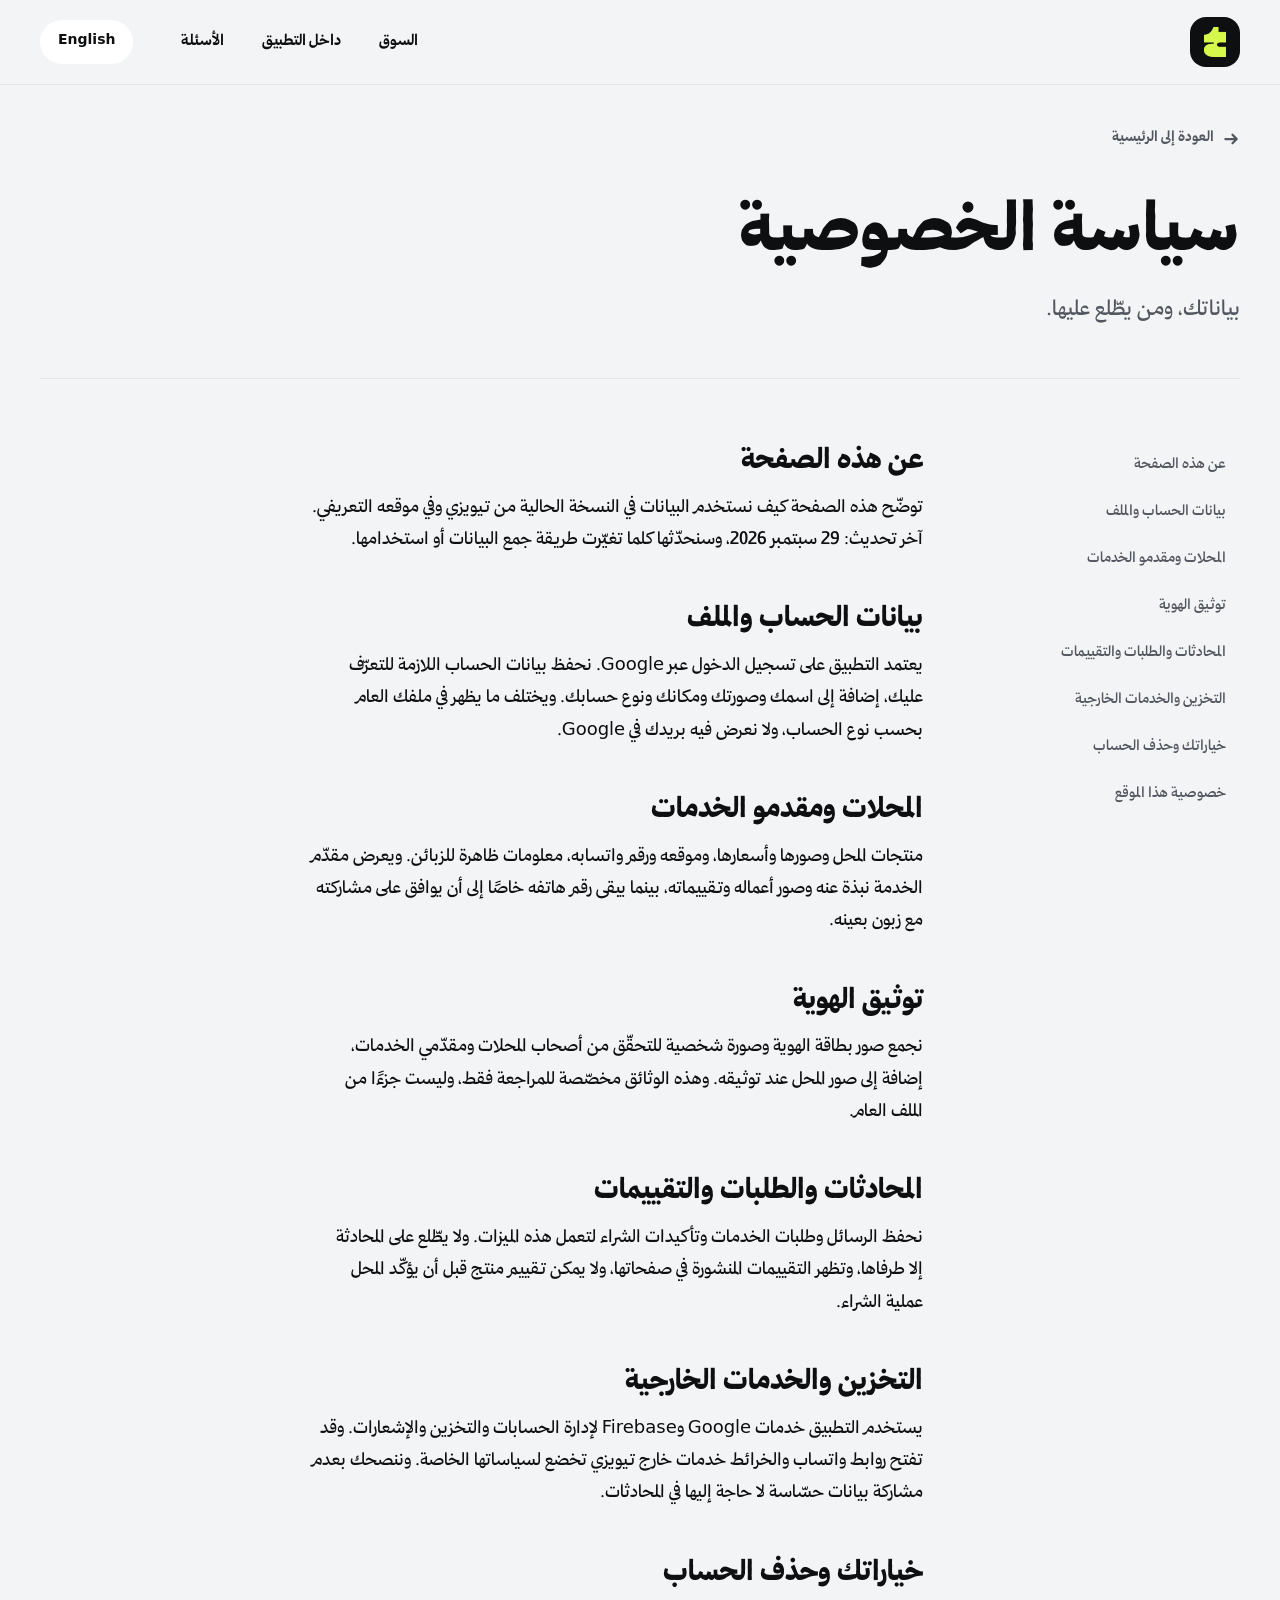
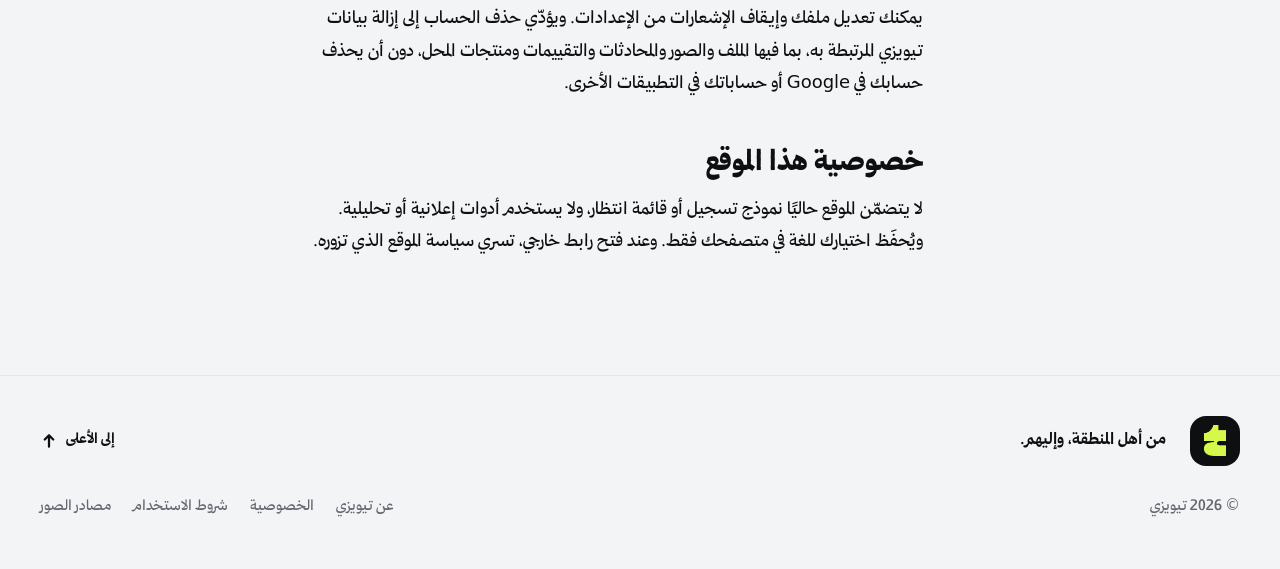
<file: privacy.html>
<!doctype html>
<html lang="ar" dir="rtl"><head><meta charset="utf-8"><meta name="viewport" content="width=device-width, initial-scale=1, viewport-fit=cover"><title data-en="Privacy policy · Tiwizi">سياسة الخصوصية · تيويزي</title><meta name="description" content="بياناتك، ومَن يراها."><meta name="theme-color" content="#D6F84C"><meta property="og:title" content="سياسة الخصوصية · تيويزي"><meta property="og:description" content="بياناتك، ومَن يراها."><meta property="og:image" content="images/og.jpg"><meta property="og:type" content="website"><link rel="icon" href="favicon.png"><link rel="apple-touch-icon" href="images/apple-touch-icon.png"><link rel="stylesheet" href="fonts.css"><link rel="stylesheet" href="styles.css"><script src="app.js" defer></script></head><body class="page">
<a class="skip-link" href="#main"><span data-en="Skip to content" >انتقل إلى المحتوى</span></a>
<header class="site-header">
    <div class="wrap header-row">
      <a class="mark" href="index.html" aria-label="تيويزي، الصفحة الرئيسية" data-en-label="Tiwizi, home">
        <img src="images/logo-citrus.png" width="22" height="31" alt="">
      </a>
      <nav class="site-nav" aria-label="القائمة الرئيسية" data-en-label="Main navigation">
        <a href="index.html#market"><span data-en="The market">السوق</span></a>
        <a href="index.html#inside"><span data-en="Inside the app">داخل التطبيق</span></a>
        <a href="index.html#faq"><span data-en="Questions">الأسئلة</span></a>
      </nav>
      <button class="language" type="button" data-lang-toggle lang="en">English</button>
      <button class="menu-button" type="button" aria-expanded="false" aria-controls="mobile-nav" aria-label="القائمة" data-en-label="Menu"><i class="ic ic-menu" aria-hidden="true"></i></button>
    </div>
    <nav class="mobile-nav" id="mobile-nav" aria-label="القائمة الرئيسية" data-en-label="Main navigation" hidden>
      <a href="index.html#market"><span data-en="The market">السوق</span><i class="ic ic-arrow" aria-hidden="true"></i></a>
      <a href="index.html#roles"><span data-en="Your place on Tiwizi">مكانك في تيويزي</span><i class="ic ic-arrow" aria-hidden="true"></i></a>
      <a href="index.html#inside"><span data-en="Inside the app">داخل التطبيق</span><i class="ic ic-arrow" aria-hidden="true"></i></a>
      <a href="index.html#faq"><span data-en="Questions">الأسئلة</span><i class="ic ic-arrow" aria-hidden="true"></i></a>
      <a href="about.html"><span data-en="About">عن تيويزي</span><i class="ic ic-arrow" aria-hidden="true"></i></a>
    </nav>
  </header><main id="main" class="legal wrap"><a class="back" href="index.html"><i class="ic ic-arrow" aria-hidden="true"></i><span data-en="Back to home">العودة إلى الرئيسية</span></a><div class="legal-heading"><h1 data-en="Privacy policy" >سياسة الخصوصية</h1><p data-en="Your information, and who can see it." >بياناتك، ومن يطّلع عليها.</p></div><div class="legal-layout"><nav class="legal-toc" aria-label="في هذه الصفحة" data-en-label="On this page"><a href="#section-0"><span data-en="About this page" >عن هذه الصفحة</span></a><a href="#section-1"><span data-en="Account and profile information" >بيانات الحساب والملف</span></a><a href="#section-2"><span data-en="Stores and service providers" >المحلات ومقدمو الخدمات</span></a><a href="#section-3"><span data-en="Identity verification" >توثيق الهوية</span></a><a href="#section-4"><span data-en="Conversations, requests and reviews" >المحادثات والطلبات والتقييمات</span></a><a href="#section-5"><span data-en="Storage and external services" >التخزين والخدمات الخارجية</span></a><a href="#section-6"><span data-en="Your choices and account deletion" >خياراتك وحذف الحساب</span></a><a href="#section-7"><span data-en="This website" >خصوصية هذا الموقع</span></a></nav><div class="legal-copy"><section id="section-0"><h2 data-en="About this page" >عن هذه الصفحة</h2><p data-en="This page describes data use in the current Tiwizi app and launch website. Updated 29 September 2026. It will be updated when collection or use changes." >توضّح هذه الصفحة كيف نستخدم البيانات في النسخة الحالية من تيويزي وفي موقعه التعريفي. آخر تحديث: 29 سبتمبر 2026، وسنحدّثها كلما تغيّرت طريقة جمع البيانات أو استخدامها.</p></section><section id="section-1"><h2 data-en="Account and profile information" >بيانات الحساب والملف</h2><p data-en="The app uses Google sign-in. We store the account information needed to identify you, your name, photo, place and account type. Public profile details depend on account type; Google email is not displayed." >يعتمد التطبيق على تسجيل الدخول عبر Google. نحفظ بيانات الحساب اللازمة للتعرّف عليك، إضافة إلى اسمك وصورتك ومكانك ونوع حسابك. ويختلف ما يظهر في ملفك العام بحسب نوع الحساب، ولا نعرض فيه بريدك في Google.</p></section><section id="section-2"><h2 data-en="Stores and service providers" >المحلات ومقدمو الخدمات</h2><p data-en="Store products, photos, prices, location and WhatsApp number are visible to customers. Providers display their description, work photos and reviews; their phone number stays private until they approve sharing with a specific customer." >منتجات المحل وصورها وأسعارها، وموقعه ورقم واتسابه، معلومات ظاهرة للزبائن. ويعرض مقدّم الخدمة نبذة عنه وصور أعماله وتقييماته، بينما يبقى رقم هاتفه خاصًا إلى أن يوافق على مشاركته مع زبون بعينه.</p></section><section id="section-3"><h2 data-en="Identity verification" >توثيق الهوية</h2><p data-en="We collect identity-card images and a portrait to verify store owners and service providers, plus store photos for store verification. Verification documents are for review and are not part of the public profile." >نجمع صور بطاقة الهوية وصورة شخصية للتحقّق من أصحاب المحلات ومقدّمي الخدمات، إضافة إلى صور المحل عند توثيقه. وهذه الوثائق مخصّصة للمراجعة فقط، وليست جزءًا من الملف العام.</p></section><section id="section-4"><h2 data-en="Conversations, requests and reviews" >المحادثات والطلبات والتقييمات</h2><p data-en="We store messages, service requests and purchase confirmations to operate those features. Conversations are available to their participants. Published reviews appear on their relevant pages; product reviews require the store to confirm the purchase." >نحفظ الرسائل وطلبات الخدمات وتأكيدات الشراء لتعمل هذه الميزات. ولا يطّلع على المحادثة إلا طرفاها، وتظهر التقييمات المنشورة في صفحاتها، ولا يمكن تقييم منتج قبل أن يؤكّد المحل عملية الشراء.</p></section><section id="section-5"><h2 data-en="Storage and external services" >التخزين والخدمات الخارجية</h2><p data-en="The app uses Google and Firebase for accounts, storage and notifications. WhatsApp and map links may open external services governed by their own policies. Avoid sending unnecessary sensitive information in conversations." >يستخدم التطبيق خدمات Google وFirebase لإدارة الحسابات والتخزين والإشعارات. وقد تفتح روابط واتساب والخرائط خدمات خارج تيويزي تخضع لسياساتها الخاصة. وننصحك بعدم مشاركة بيانات حسّاسة لا حاجة إليها في المحادثات.</p></section><section id="section-6"><h2 data-en="Your choices and account deletion" >خياراتك وحذف الحساب</h2><p data-en="Edit your profile or disable notifications in Settings. Account deletion removes associated Tiwizi data, including profile, photos, conversations, reviews and store products. It does not delete your Google account or accounts in other apps." >يمكنك تعديل ملفك وإيقاف الإشعارات من الإعدادات. ويؤدّي حذف الحساب إلى إزالة بيانات تيويزي المرتبطة به، بما فيها الملف والصور والمحادثات والتقييمات ومنتجات المحل، دون أن يحذف حسابك في Google أو حساباتك في التطبيقات الأخرى.</p></section><section id="section-7"><h2 data-en="This website" >خصوصية هذا الموقع</h2><p data-en="This website currently has no signup or waitlist form and adds no advertising or analytics tools. It saves your language preference only in your browser. External links are governed by the destination website’s policy." >لا يتضمّن الموقع حاليًا نموذج تسجيل أو قائمة انتظار، ولا يستخدم أدوات إعلانية أو تحليلية. ويُحفَظ اختيارك للغة في متصفحك فقط. وعند فتح رابط خارجي، تسري سياسة الموقع الذي تزوره.</p></section></div></div></main><footer class="site-footer">
    <div class="wrap">
      <div class="footer-row">
        <a class="mark" href="index.html" aria-label="تيويزي، الصفحة الرئيسية" data-en-label="Tiwizi, home">
          <img src="images/logo-citrus.png" width="22" height="31" alt="">
        </a>
        <p class="tagline" data-en="From local people, for local people.">من أهل المنطقة، وإليهم.</p>
        <a class="to-top" href="#main"><span data-en="Back to top">إلى الأعلى</span><i class="ic ic-up" aria-hidden="true"></i></a>
      </div>
      <div class="footer-row footer-fine">
        <p><span data-en="© 2026 Tiwizi">© 2026 تيويزي</span></p>
        <nav aria-label="معلومات الموقع" data-en-label="Site information">
          <a href="about.html"><span data-en="About">عن تيويزي</span></a>
          <a href="privacy.html"><span data-en="Privacy">الخصوصية</span></a>
          <a href="terms.html"><span data-en="Terms">شروط الاستخدام</span></a>
          <a href="credits.html"><span data-en="Photo credits">مصادر الصور</span></a>
        </nav>
      </div>
    </div>
  </footer>
  <div class="toast" role="status" aria-live="polite" id="toast"></div></body></html>
</file>
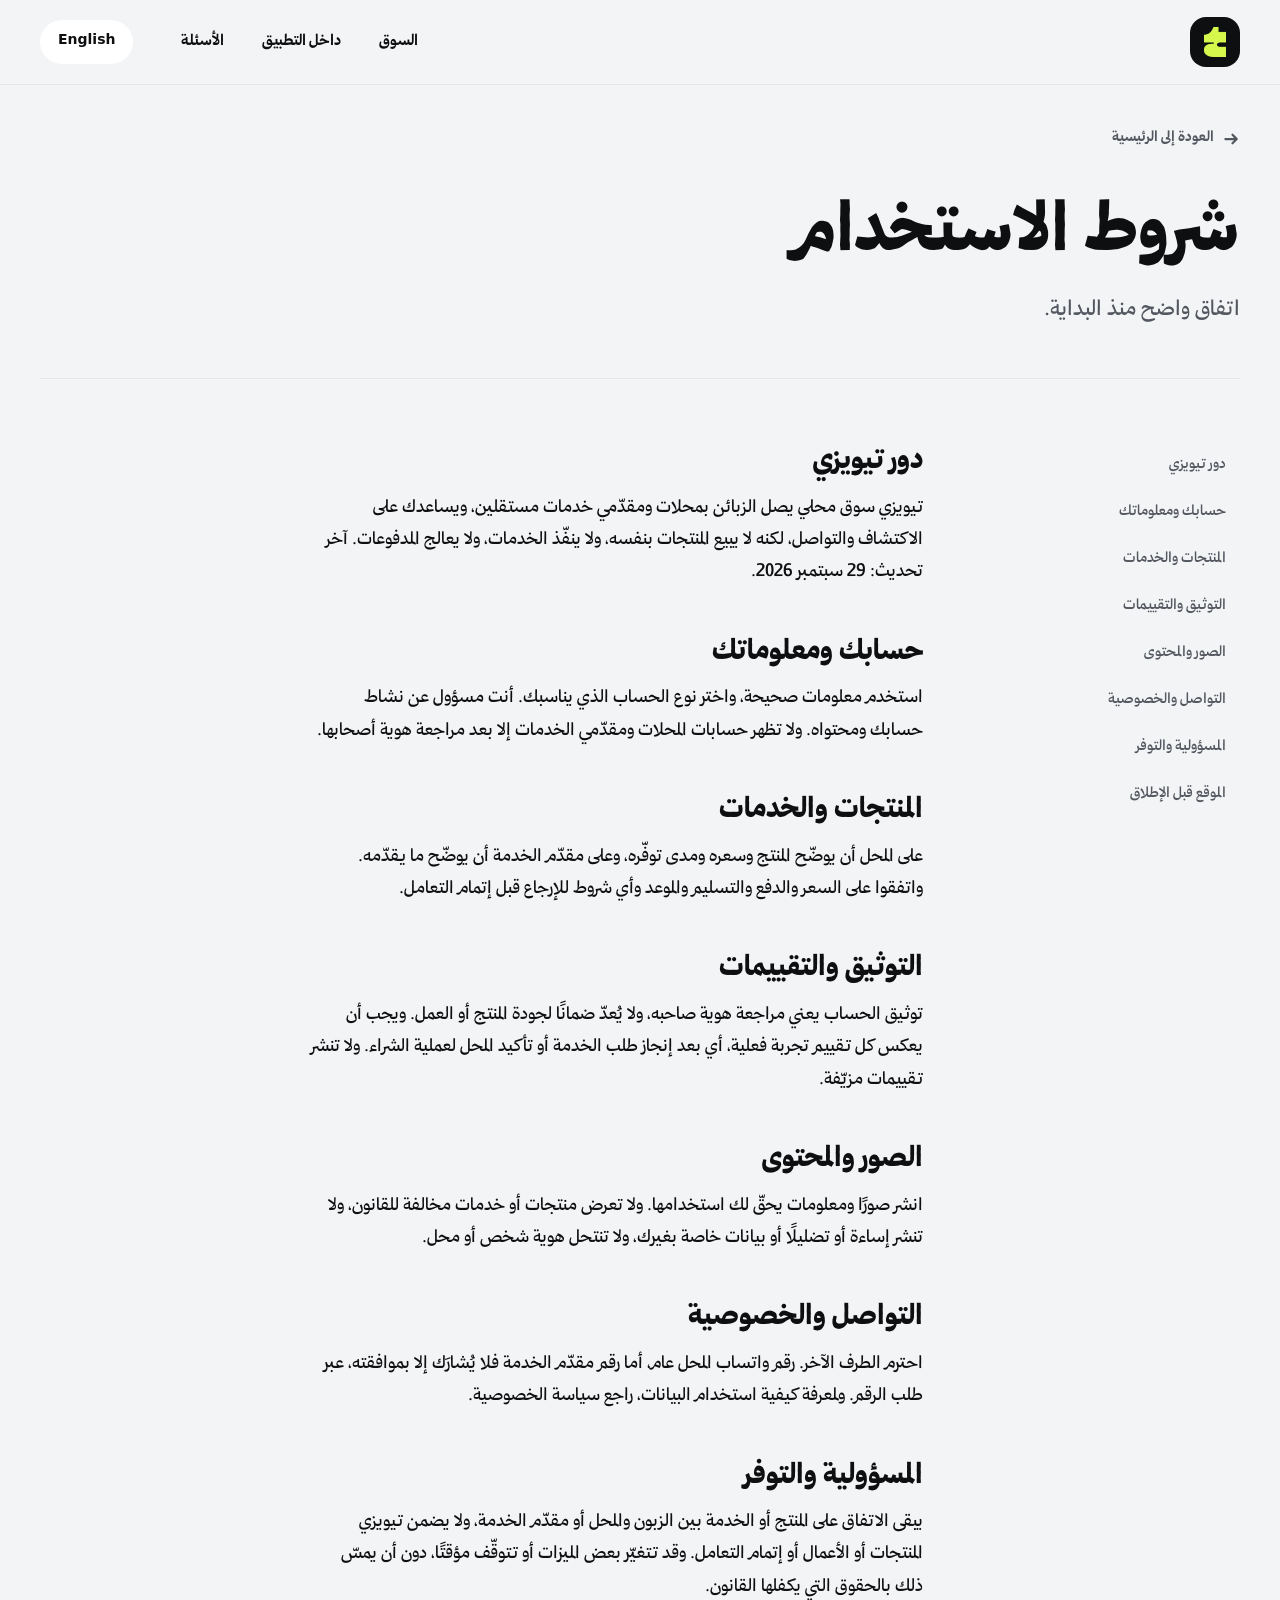
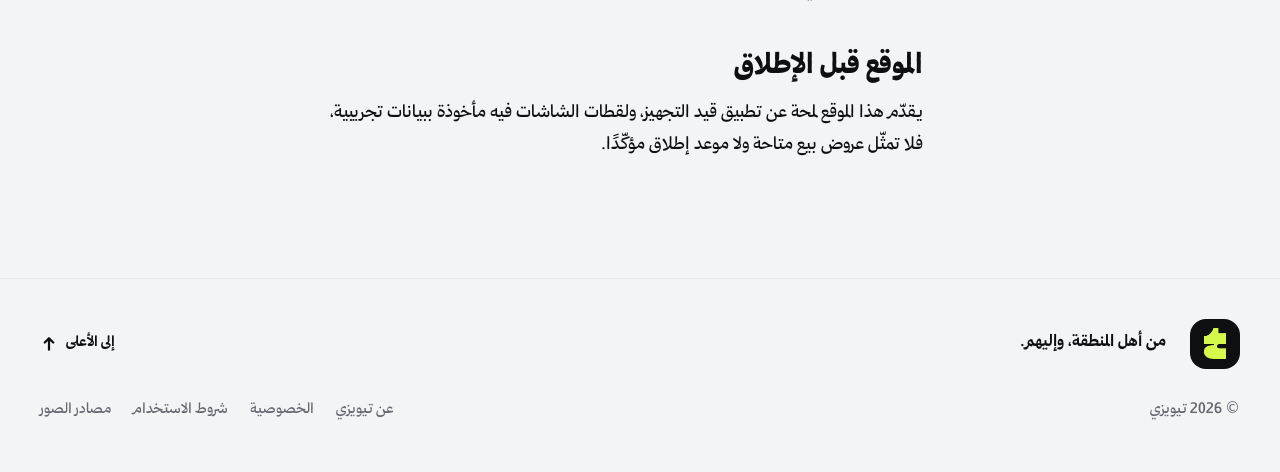
<file: terms.html>
<!doctype html>
<html lang="ar" dir="rtl"><head><meta charset="utf-8"><meta name="viewport" content="width=device-width, initial-scale=1, viewport-fit=cover"><title data-en="Terms of use · Tiwizi">شروط الاستخدام · تيويزي</title><meta name="description" content="اتفاق واضح من البداية."><meta name="theme-color" content="#D6F84C"><meta property="og:title" content="شروط الاستخدام · تيويزي"><meta property="og:description" content="اتفاق واضح من البداية."><meta property="og:image" content="images/og.jpg"><meta property="og:type" content="website"><link rel="icon" href="favicon.png"><link rel="apple-touch-icon" href="images/apple-touch-icon.png"><link rel="stylesheet" href="fonts.css"><link rel="stylesheet" href="styles.css"><script src="app.js" defer></script></head><body class="page">
<a class="skip-link" href="#main"><span data-en="Skip to content" >انتقل إلى المحتوى</span></a>
<header class="site-header">
    <div class="wrap header-row">
      <a class="mark" href="index.html" aria-label="تيويزي، الصفحة الرئيسية" data-en-label="Tiwizi, home">
        <img src="images/logo-citrus.png" width="22" height="31" alt="">
      </a>
      <nav class="site-nav" aria-label="القائمة الرئيسية" data-en-label="Main navigation">
        <a href="index.html#market"><span data-en="The market">السوق</span></a>
        <a href="index.html#inside"><span data-en="Inside the app">داخل التطبيق</span></a>
        <a href="index.html#faq"><span data-en="Questions">الأسئلة</span></a>
      </nav>
      <button class="language" type="button" data-lang-toggle lang="en">English</button>
      <button class="menu-button" type="button" aria-expanded="false" aria-controls="mobile-nav" aria-label="القائمة" data-en-label="Menu"><i class="ic ic-menu" aria-hidden="true"></i></button>
    </div>
    <nav class="mobile-nav" id="mobile-nav" aria-label="القائمة الرئيسية" data-en-label="Main navigation" hidden>
      <a href="index.html#market"><span data-en="The market">السوق</span><i class="ic ic-arrow" aria-hidden="true"></i></a>
      <a href="index.html#roles"><span data-en="Your place on Tiwizi">مكانك في تيويزي</span><i class="ic ic-arrow" aria-hidden="true"></i></a>
      <a href="index.html#inside"><span data-en="Inside the app">داخل التطبيق</span><i class="ic ic-arrow" aria-hidden="true"></i></a>
      <a href="index.html#faq"><span data-en="Questions">الأسئلة</span><i class="ic ic-arrow" aria-hidden="true"></i></a>
      <a href="about.html"><span data-en="About">عن تيويزي</span><i class="ic ic-arrow" aria-hidden="true"></i></a>
    </nav>
  </header><main id="main" class="legal wrap"><a class="back" href="index.html"><i class="ic ic-arrow" aria-hidden="true"></i><span data-en="Back to home">العودة إلى الرئيسية</span></a><div class="legal-heading"><h1 data-en="Terms of use" >شروط الاستخدام</h1><p data-en="Clear expectations from the start." >اتفاق واضح منذ البداية.</p></div><div class="legal-layout"><nav class="legal-toc" aria-label="في هذه الصفحة" data-en-label="On this page"><a href="#section-0"><span data-en="What Tiwizi does" >دور تيويزي</span></a><a href="#section-1"><span data-en="Your account and information" >حسابك ومعلوماتك</span></a><a href="#section-2"><span data-en="Products and services" >المنتجات والخدمات</span></a><a href="#section-3"><span data-en="Verification and reviews" >التوثيق والتقييمات</span></a><a href="#section-4"><span data-en="Photos and content" >الصور والمحتوى</span></a><a href="#section-5"><span data-en="Communication and privacy" >التواصل والخصوصية</span></a><a href="#section-6"><span data-en="Responsibility and availability" >المسؤولية والتوفر</span></a><a href="#section-7"><span data-en="Before launch" >الموقع قبل الإطلاق</span></a></nav><div class="legal-copy"><section id="section-0"><h2 data-en="What Tiwizi does" >دور تيويزي</h2><p data-en="Tiwizi is a local marketplace connecting customers with independent stores and service providers. It helps with discovery and communication; it does not sell products, perform services or process payments. Updated 29 September 2026." >تيويزي سوق محلي يصل الزبائن بمحلات ومقدّمي خدمات مستقلين، ويساعدك على الاكتشاف والتواصل، لكنه لا يبيع المنتجات بنفسه، ولا ينفّذ الخدمات، ولا يعالج المدفوعات. آخر تحديث: 29 سبتمبر 2026.</p></section><section id="section-1"><h2 data-en="Your account and information" >حسابك ومعلوماتك</h2><p data-en="Use accurate information and choose the right account type. You are responsible for your account activity and content. Store and service-provider listings require identity review." >استخدم معلومات صحيحة، واختر نوع الحساب الذي يناسبك. أنت مسؤول عن نشاط حسابك ومحتواه. ولا تظهر حسابات المحلات ومقدّمي الخدمات إلا بعد مراجعة هوية أصحابها.</p></section><section id="section-2"><h2 data-en="Products and services" >المنتجات والخدمات</h2><p data-en="Stores should clearly describe products, prices and availability. Providers should clearly describe their services. Agree price, payment, delivery, timing and any return terms before completing a transaction." >على المحل أن يوضّح المنتج وسعره ومدى توفّره، وعلى مقدّم الخدمة أن يوضّح ما يقدّمه. واتفقوا على السعر والدفع والتسليم والموعد وأي شروط للإرجاع قبل إتمام التعامل.</p></section><section id="section-3"><h2 data-en="Verification and reviews" >التوثيق والتقييمات</h2><p data-en="Verification means identity review, not a guarantee of product or work quality. Reviews must reflect an actual experience: a completed service order or a store-confirmed purchase. Do not publish fake reviews." >توثيق الحساب يعني مراجعة هوية صاحبه، ولا يُعدّ ضمانًا لجودة المنتج أو العمل. ويجب أن يعكس كل تقييم تجربة فعلية، أي بعد إنجاز طلب الخدمة أو تأكيد المحل لعملية الشراء. ولا تنشر تقييمات مزيّفة.</p></section><section id="section-4"><h2 data-en="Photos and content" >الصور والمحتوى</h2><p data-en="Only publish photos and information you have the right to use. Do not offer unlawful products or services, post abuse or misleading information, expose others’ private data, or impersonate a person or store." >انشر صورًا ومعلومات يحقّ لك استخدامها. ولا تعرض منتجات أو خدمات مخالفة للقانون، ولا تنشر إساءة أو تضليلًا أو بيانات خاصة بغيرك، ولا تنتحل هوية شخص أو محل.</p></section><section id="section-5"><h2 data-en="Communication and privacy" >التواصل والخصوصية</h2><p data-en="Respect the other participant. A store’s WhatsApp number is public; a provider’s number is shared only after approval through the number request. See the privacy policy for data use." >احترم الطرف الآخر. رقم واتساب المحل عام، أما رقم مقدّم الخدمة فلا يُشارَك إلا بموافقته، عبر طلب الرقم. ولمعرفة كيفية استخدام البيانات، راجع سياسة الخصوصية.</p></section><section id="section-6"><h2 data-en="Responsibility and availability" >المسؤولية والتوفر</h2><p data-en="Product or service agreements are between the customer and the store or provider. Tiwizi does not guarantee products, work or completion of a transaction. Features may change or be temporarily unavailable without limiting rights provided by law." >يبقى الاتفاق على المنتج أو الخدمة بين الزبون والمحل أو مقدّم الخدمة، ولا يضمن تيويزي المنتجات أو الأعمال أو إتمام التعامل. وقد تتغيّر بعض الميزات أو تتوقّف مؤقتًا، دون أن يمسّ ذلك بالحقوق التي يكفلها القانون.</p></section><section id="section-7"><h2 data-en="Before launch" >الموقع قبل الإطلاق</h2><p data-en="This website previews an app in preparation. Screenshots use demo data and do not represent available offers or a confirmed launch date." >يقدّم هذا الموقع لمحة عن تطبيق قيد التجهيز، ولقطات الشاشات فيه مأخوذة ببيانات تجريبية، فلا تمثّل عروض بيع متاحة ولا موعد إطلاق مؤكّدًا.</p></section></div></div></main><footer class="site-footer">
    <div class="wrap">
      <div class="footer-row">
        <a class="mark" href="index.html" aria-label="تيويزي، الصفحة الرئيسية" data-en-label="Tiwizi, home">
          <img src="images/logo-citrus.png" width="22" height="31" alt="">
        </a>
        <p class="tagline" data-en="From local people, for local people.">من أهل المنطقة، وإليهم.</p>
        <a class="to-top" href="#main"><span data-en="Back to top">إلى الأعلى</span><i class="ic ic-up" aria-hidden="true"></i></a>
      </div>
      <div class="footer-row footer-fine">
        <p><span data-en="© 2026 Tiwizi">© 2026 تيويزي</span></p>
        <nav aria-label="معلومات الموقع" data-en-label="Site information">
          <a href="about.html"><span data-en="About">عن تيويزي</span></a>
          <a href="privacy.html"><span data-en="Privacy">الخصوصية</span></a>
          <a href="terms.html"><span data-en="Terms">شروط الاستخدام</span></a>
          <a href="credits.html"><span data-en="Photo credits">مصادر الصور</span></a>
        </nav>
      </div>
    </div>
  </footer>
  <div class="toast" role="status" aria-live="polite" id="toast"></div></body></html>
</file>
<file: fonts.css>
/* The Year of Handicrafts, built into the stylesheet so every Arabic word
   renders in it from the first paint, online or opened from disk. */
@font-face { font-family: "Handicrafts"; font-weight: 400; font-style: normal; font-display: block; src: url([data-uri]) format("woff2"); }
@font-face { font-family: "Handicrafts"; font-weight: 500; font-style: normal; font-display: block; src: url([data-uri]) format("woff2"); }
@font-face { font-family: "Handicrafts"; font-weight: 600; font-style: normal; font-display: block; src: url([data-uri]) format("woff2"); }
@font-face { font-family: "Handicrafts"; font-weight: 700; font-style: normal; font-display: block; src: url([data-uri]) format("woff2"); }
@font-face { font-family: "Handicrafts"; font-weight: 900; font-style: normal; font-display: block; src: url([data-uri]) format("woff2"); }
</file>
<file: styles.css>
/* Tiwizi website. The app's world, printed large: citrus on a cool paper
   canvas, white surfaces, ink for weight, and no shadows anywhere. Arabic is
   set in Handicrafts like the app; Latin in the rounded system face. */

:root {
  /* The app's tokens (lib/core/theme/theme.dart). */
  --canvas: #f3f4f6;
  --surface: #ffffff;
  --sunken: #e7e9ed;
  --line: #e4e6ea;
  --ink: #0e0f11;
  --ink-2: #53575f;
  --ink-3: #63676f;
  --citrus: #d6f84c;
  --citrus-mid: #eafba4;
  --citrus-soft: #f0fbc7;
  --citrus-deep: #5f7a00;
  --violet: #6a46f0;
  --violet-soft: #ece8fd;
  --orange: #d24a12;
  --orange-soft: #fbe9e1;
  --success: #0d7650;
  --star: #ffb21e;

  --latin: ui-rounded, "SF Pro Rounded", system-ui, -apple-system, "Segoe UI", Roboto, sans-serif;
  /* Arabic pages: The Year of Handicrafts draws everything it has (letters,
     digits, punctuation, spaces); only Latin words fall to the Latin face. */
  --font: "Handicrafts", var(--latin);
  --ease: cubic-bezier(.16, 1, .3, 1);
  --radius: 28px;
  --gutter: 32px;
  --header: 84px;
  color-scheme: light;
}
/* English pages: the rounded Latin face, with any Arabic kept in Handicrafts. */
html[lang="en"] { --font: var(--latin); }
[lang="ar"] { font-family: "Handicrafts", var(--latin); }

/* ---------- Base ---------- */
*, *::before, *::after { box-sizing: border-box; }
html { -webkit-text-size-adjust: 100%; scroll-behavior: smooth; scroll-padding-top: calc(var(--header) + 16px); }
body {
  margin: 0;
  min-height: 100vh;
  background: var(--canvas);
  color: var(--ink);
  font: 400 18px/1.8 var(--font);
  -webkit-font-smoothing: antialiased;
  text-rendering: optimizeLegibility;
}
html[lang="en"] body { font-size: 17px; line-height: 1.6; letter-spacing: -0.005em; }
/* The citrus wash of the app's home, behind the header and hero. */
body.home {
  background:
    linear-gradient(180deg, var(--citrus) 0, var(--citrus-mid) 460px, var(--canvas) 860px) no-repeat,
    var(--canvas);
}
img { display: block; max-width: 100%; height: auto; }
h1, h2, h3, p, figure, ul, ol { margin: 0; }
ul, ol { padding: 0; list-style: none; }
h1, h2, h3 { font-weight: 900; line-height: 1.25; text-wrap: balance; }
html[lang="en"] h1, html[lang="en"] h2 { font-weight: 800; letter-spacing: -0.035em; line-height: 1.08; }
html[lang="en"] h3 { font-weight: 700; letter-spacing: -0.02em; line-height: 1.2; }
p { text-wrap: pretty; }
a { color: inherit; text-decoration: none; }
button { font: inherit; color: inherit; background: none; border: 0; padding: 0; cursor: pointer; }
[hidden] { display: none !important; }
::selection { background: var(--citrus); color: var(--ink); }
:focus-visible { outline: 3px solid var(--ink); outline-offset: 3px; border-radius: 8px; }
.inside :focus-visible { outline-color: var(--citrus); }
html { scrollbar-color: #c3c7ce transparent; }

.wrap { width: min(1200px, 100% - 2 * var(--gutter)); margin-inline: auto; }
.skip-link {
  position: fixed; z-index: 60; top: 12px; inset-inline-start: 12px;
  padding: 10px 18px; border-radius: 99px; background: var(--ink); color: #fff; font-weight: 700;
  transform: translateY(-160%); transition: transform .2s var(--ease);
}
.skip-link:focus { transform: none; }

/* Icons: the app's SVG set, tinted with currentColor. */
.ic { display: inline-block; width: 1em; height: 1em; flex: none; background: currentColor;
  -webkit-mask: var(--i) center / contain no-repeat; mask: var(--i) center / contain no-repeat; }
.ic-store { --i: url("icons/store.svg"); }
.ic-bag { --i: url("icons/bag.svg"); }
.ic-tool { --i: url("icons/tool.svg"); }
.ic-shield { --i: url("icons/shield.svg"); }
.ic-chat { --i: url("icons/chat.svg"); }
.ic-star { --i: url("icons/star.svg"); }
.ic-check { --i: url("icons/check.svg"); }
.ic-pin { --i: url("icons/pin.svg"); }
.ic-arrow { --i: url("icons/arrow.svg"); }
.ic-share { --i: url("icons/share.svg"); }
.ic-plus { --i: url("icons/plus.svg"); }
.ic-close { --i: url("icons/close.svg"); }
.ic-up { --i: url("icons/up.svg"); }
/* The arrow is drawn pointing forward in Arabic (left); mirror it in English. */
html[dir="ltr"] .ic-arrow { transform: scaleX(-1); }

/* ---------- Header ---------- */
.site-header { position: sticky; top: 0; z-index: 40; transition: background-color .25s, border-color .25s; border-bottom: 1px solid transparent; }
.site-header.scrolled, body:not(.home) .site-header { background: var(--canvas); border-bottom-color: var(--line); }
.header-row { display: flex; align-items: center; gap: 24px; height: var(--header); }
.mark { display: grid; place-items: center; width: 50px; height: 50px; border-radius: 16px; background: var(--ink); flex: none; transition: transform .3s var(--ease); }
.mark img { width: 22px; height: auto; }
.mark:hover { transform: rotate(-6deg); }
.site-nav { display: flex; gap: 6px; margin-inline-start: auto; }
.site-nav a { padding: 10px 16px; border-radius: 99px; font-size: 16px; font-weight: 700; transition: background-color .2s; }
.site-nav a:hover { background: rgba(14, 15, 17, .06); }
.language { min-height: 44px; padding: 0 18px; border-radius: 99px; background: var(--surface); font: 600 14px/1 var(--font); }
.language[lang="ar"] { font-family: "Handicrafts", var(--latin); font-size: 16px; font-weight: 700; }
.language:hover { background: var(--ink); color: #fff; }
.site-nav + .language { margin-inline-start: 8px; }

/* ---------- Buttons & links ---------- */
.actions { display: flex; flex-wrap: wrap; align-items: center; gap: 14px 28px; }
.button {
  display: inline-flex; align-items: center; gap: 12px; min-height: 58px; padding: 0 28px;
  border-radius: 99px; background: var(--ink); color: #fff; font-size: 17px; font-weight: 700;
  transition: transform .3s var(--ease), background-color .2s;
}
.button .ic { font-size: 20px; color: var(--citrus); transition: transform .3s var(--ease); }
.button:hover { transform: translateY(-2px); }
.button:hover .ic-arrow { transform: translateX(-4px); }
html[dir="ltr"] .button:hover .ic-arrow { transform: scaleX(-1) translateX(-4px); }
.link { font-weight: 700; text-decoration: underline; text-decoration-thickness: 2px; text-underline-offset: 7px; transition: text-decoration-color .2s; }
.link:hover { text-decoration-color: var(--citrus-deep); }

/* ---------- Hero ---------- */
.hero { padding: 28px 0 clamp(64px, 9vw, 120px); overflow-x: clip; }
.hero-grid { display: grid; grid-template-columns: minmax(0, 1.02fr) minmax(0, .98fr); gap: clamp(32px, 6vw, 88px); align-items: center; }
.hero h1 { font-size: clamp(50px, 7.2vw, 104px); line-height: 1.22; }
html[lang="en"] .hero h1 { font-size: clamp(46px, 6.6vw, 92px); line-height: 1.02; }
.hero h1 .line { display: block; }
.hero mark {
  background: var(--ink); color: var(--citrus); padding: 0 .16em; border-radius: .18em;
  -webkit-box-decoration-break: clone; box-decoration-break: clone;
}
.lede { margin-top: 26px; max-width: 34ch; font-size: clamp(18px, 1.7vw, 21px); color: var(--ink-2); }
html[lang="en"] .lede { max-width: 40ch; }
.hero .actions { margin-top: 36px; }
.status { display: flex; align-items: center; gap: 10px; margin-top: 30px; font-size: 15px; font-weight: 500; color: var(--ink-2); }
.dot { width: 9px; height: 9px; border-radius: 50%; background: var(--citrus-deep); flex: none; }

.hero-stage { position: relative; aspect-ratio: 1 / 1.1; max-width: 560px; width: 100%; justify-self: end; }
.hero-photo { position: absolute; inset-block: 0 8%; inset-inline-end: 0; width: 74%; border-radius: 34px; overflow: hidden; background: var(--sunken); }
.hero-photo img { width: 100%; height: 100%; object-fit: cover; object-position: 50% 62%; }
.hero-phone { position: absolute; inset-inline-start: 0; bottom: 0; width: 45%; }
.float-chip {
  position: absolute; bottom: 20%; inset-inline-end: -14px;
  display: flex; align-items: center; gap: 10px; padding: 8px 18px 8px 8px;
  border-radius: 99px; background: var(--surface); line-height: 1.25;
}
html[dir="rtl"] .float-chip { padding: 8px 8px 8px 18px; }
.chip-icon { display: grid; place-items: center; width: 40px; height: 40px; border-radius: 50%; background: var(--citrus); font-size: 19px; }
.chip-text b { display: block; font-size: 15px; font-weight: 700; }
.chip-text small { display: block; font-size: 12px; color: var(--ink-3); }

/* The phone: an ink frame around a real screen. Tapping enlarges it. */
.phone {
  display: block; padding: 8px; border-radius: 42px; background: var(--ink); cursor: zoom-in;
  transition: transform .45s var(--ease);
}
.phone img { width: 100%; aspect-ratio: 390 / 844; object-fit: cover; object-position: top; border-radius: 34px; background: var(--surface); }
.phone:hover { transform: translateY(-6px); }

/* ---------- Sections ---------- */
.section { padding-block: clamp(72px, 10vw, 136px); }
.section-head { display: grid; grid-template-columns: minmax(0, 1.2fr) minmax(0, .8fr); gap: 24px 64px; align-items: end; margin-bottom: clamp(32px, 4vw, 56px); }
.section h2, .closing h2 { font-size: clamp(36px, 4.8vw, 64px); }
.section-head p { font-size: 19px; color: var(--ink-2); max-width: 40ch; }

/* The market: three shelves, told with photographs. */
.bento { display: grid; grid-template-columns: minmax(0, 1.25fr) minmax(0, 1fr); grid-template-rows: repeat(2, minmax(0, 1fr)); gap: 16px; height: clamp(560px, 62vw, 780px); }
.tile { position: relative; overflow: hidden; border-radius: 32px; background: var(--ink); isolation: isolate; }
.tile > img { position: absolute; inset: 0; width: 100%; height: 100%; object-fit: cover; z-index: -2; transition: transform 1.2s var(--ease); }
.tile::after { content: ""; position: absolute; inset: 0; z-index: -1; background: linear-gradient(0deg, rgba(14, 15, 17, .86) 0%, rgba(14, 15, 17, .35) 38%, rgba(14, 15, 17, 0) 62%); }
.tile:hover > img { transform: scale(1.04); }
.tile-products { grid-row: 1 / span 2; }
.tile-products > img { object-position: 50% 55%; }
.tile-stores > img { object-position: 50% 40%; }
.tile-services > img { object-position: 50% 45%; }
.tile-copy { position: absolute; inset-inline: 0; bottom: 0; padding: clamp(22px, 3vw, 36px); color: #fff; }
.tile h3 { font-size: clamp(26px, 2.6vw, 36px); }
.tile p { margin-top: 8px; max-width: 34ch; font-size: 16px; color: rgba(255, 255, 255, .86); }
html[lang="en"] .tile p { max-width: 40ch; }
.price-chip {
  position: absolute; top: clamp(20px, 3vw, 32px); inset-inline-start: clamp(20px, 3vw, 32px);
  display: flex; align-items: center; gap: 10px; padding: 6px 6px 6px 16px; border-radius: 99px;
  background: var(--surface); font-size: 15px; font-weight: 700;
}
html[dir="rtl"] .price-chip { padding: 6px 16px 6px 6px; }
.price-chip b { padding: 6px 12px; border-radius: 99px; background: var(--citrus); }

/* Roles: pick a role, see its real screen. */
.role-tabs { display: inline-flex; flex-wrap: wrap; gap: 6px; padding: 6px; margin-bottom: 20px; border-radius: 99px; background: var(--surface); }
.role-tabs [role="tab"] {
  display: inline-flex; align-items: center; gap: 10px; min-height: 50px; padding: 0 22px;
  border-radius: 99px; font-size: 16px; font-weight: 700; color: var(--ink-2); transition: background-color .2s, color .2s;
}
.role-tabs .ic { font-size: 20px; }
.role-tabs [role="tab"]:hover { color: var(--ink); background: var(--canvas); }
.role-tabs [aria-selected="true"], .role-tabs [aria-selected="true"]:hover { background: var(--ink); color: #fff; }
.role-tabs [aria-selected="true"] .ic { color: var(--citrus); }
.role-panel { display: grid; grid-template-columns: minmax(0, 1fr) minmax(0, 1fr); border-radius: 36px; background: var(--surface); overflow: hidden; min-height: 540px; }
.role-panel:not([hidden]) { animation: panel-in .5s var(--ease); }
.role-copy { display: flex; flex-direction: column; justify-content: center; padding: clamp(32px, 5vw, 64px); }
.role-copy h3 { font-size: clamp(30px, 3.2vw, 44px); }
.role-copy p { margin-top: 16px; max-width: 38ch; color: var(--ink-2); }
html[lang="en"] .role-copy p { max-width: 44ch; }
.checks { display: grid; gap: 14px; margin-top: 30px; }
.checks li { display: flex; align-items: center; gap: 14px; font-weight: 500; }
.checks .ic { box-sizing: content-box; padding: 7px; border-radius: 50%; background: var(--citrus); font-size: 16px; }
.role-stage { display: flex; justify-content: center; align-items: flex-end; overflow: hidden; margin: 12px; margin-inline-start: 0; padding-top: 56px; border-radius: 28px; }
.stage-citrus { background: var(--citrus-soft); }
.stage-violet { background: var(--violet-soft); }
.stage-orange { background: var(--orange-soft); }
/* The phone rises out of the stage; the lightbox shows it whole. */
.role-stage .phone { width: min(64%, 300px); margin-bottom: -26%; border-end-start-radius: 0; border-end-end-radius: 0; }

/* Inside the app: one purchase, step by step, beside the real chat. */
.inside { background: var(--ink); color: #fff; }
.inside-grid { display: grid; grid-template-columns: minmax(0, 1.1fr) minmax(0, .9fr); gap: clamp(40px, 7vw, 104px); align-items: center; }
.inside h2 { color: var(--citrus); }
.inside-lede { margin-top: 16px; font-size: 19px; color: rgba(255, 255, 255, .78); }
.steps { counter-reset: step; margin-top: 40px; }
.steps li { counter-increment: step; display: grid; grid-template-columns: 48px 1fr; column-gap: 20px; padding-block: 24px; border-top: 1px solid rgba(255, 255, 255, .14); }
.steps li:last-child { border-bottom: 1px solid rgba(255, 255, 255, .14); }
.steps li::before {
  content: counter(step); grid-row: 1 / span 2; display: grid; place-items: center; width: 48px; height: 48px;
  border-radius: 50%; background: var(--citrus); color: var(--ink); font: 800 19px/1 var(--font);
}
.steps h3 { font-size: 24px; }
.steps p { margin-top: 4px; color: rgba(255, 255, 255, .74); }
.note { margin-top: 24px; font-size: 14px; color: rgba(255, 255, 255, .6); }
.inside-stage { display: flex; justify-content: center; padding: 48px 24px; border-radius: 36px; background: var(--citrus); }
.inside-stage .phone { width: min(78%, 320px); }

/* Local first. */
.local-grid { display: grid; grid-template-columns: minmax(0, 1fr) minmax(0, 1fr); gap: clamp(40px, 7vw, 104px); align-items: start; }
.local-copy > p { margin-top: 20px; max-width: 40ch; font-size: 19px; color: var(--ink-2); }
.places { display: flex; flex-wrap: wrap; gap: 8px; margin-top: 32px; }
.places li { padding: 8px 16px; border-radius: 99px; background: var(--surface); font-size: 15px; font-weight: 500; }
.places .here { background: var(--citrus); font-weight: 700; }
.places .more { background: transparent; box-shadow: inset 0 0 0 1px var(--line); color: var(--ink-3); }
.promises li { display: grid; grid-template-columns: 52px 1fr; gap: 20px; padding-block: 28px; border-top: 1px solid var(--line); }
.promises li:last-child { border-bottom: 1px solid var(--line); }
.glyph { display: grid; place-items: center; width: 52px; height: 52px; border-radius: 16px; background: var(--surface); font-size: 24px; }
.promises h3 { font-size: 24px; }
.promises p { margin-top: 6px; color: var(--ink-2); }

/* FAQ */
.faq-section { padding-top: 0; }
.faq-grid { display: grid; grid-template-columns: minmax(0, .8fr) minmax(0, 1.2fr); gap: clamp(32px, 6vw, 96px); align-items: start; }
.faq-head { position: sticky; top: calc(var(--header) + 24px); }
.faq-head p { margin-top: 14px; font-size: 19px; color: var(--ink-2); }
.faq-list { display: grid; gap: 10px; }
.faq-list details { border-radius: 24px; background: var(--surface); transition: background-color .2s; }
.faq-list summary {
  display: flex; align-items: center; justify-content: space-between; gap: 20px; padding: 22px 26px;
  font-size: 19px; font-weight: 700; cursor: pointer; list-style: none;
}
.faq-list summary::-webkit-details-marker { display: none; }
.faq-list summary .ic { font-size: 22px; transition: transform .35s var(--ease); }
.faq-list details[open] summary .ic { transform: rotate(45deg); }
.faq-list details p { padding: 0 26px 24px; max-width: 60ch; color: var(--ink-2); }
.faq-list summary:hover .ic { color: var(--citrus-deep); }

/* Closing */
.closing { padding-bottom: clamp(56px, 8vw, 104px); }
.closing-card { display: grid; grid-template-columns: minmax(0, 1fr) auto; align-items: center; gap: 40px; padding: clamp(32px, 6vw, 72px); border-radius: 40px; background: var(--citrus); overflow: hidden; }
.closing-copy p { margin-top: 14px; max-width: 38ch; font-size: 19px; color: rgba(14, 15, 17, .78); }
.closing .actions { margin-top: 32px; }
.platforms { font: 600 14px/1 var(--font); color: rgba(14, 15, 17, .7); }
.closing-art { display: grid; place-items: center; width: clamp(160px, 20vw, 240px); aspect-ratio: 1; border-radius: 48px; background: var(--ink); transform: rotate(-8deg); }
.closing-art img { width: 44%; }

/* Footer */
.site-footer { padding-block: 40px 48px; border-top: 1px solid var(--line); }
.footer-row { display: flex; flex-wrap: wrap; align-items: center; gap: 16px 24px; }
.footer-row + .footer-row { margin-top: 28px; }
.tagline { font-size: 17px; font-weight: 700; }
.to-top { display: inline-flex; align-items: center; gap: 8px; margin-inline-start: auto; font-weight: 700; font-size: 15px; }
.to-top .ic { font-size: 18px; }
.footer-fine { justify-content: space-between; font-size: 15px; color: var(--ink-3); }
.footer-fine nav { display: flex; flex-wrap: wrap; gap: 6px 22px; }
.footer-fine a:hover { color: var(--ink); }

/* Lightbox */
.lightbox { width: min(440px, calc(100% - 32px)); max-height: calc(100dvh - 32px); padding: 16px; border: 0; border-radius: 32px; background: var(--surface); color: var(--ink); overflow: auto; }
.lightbox::backdrop { background: rgba(14, 15, 17, .78); }
.lightbox[open] { animation: panel-in .4s var(--ease); }
.lightbox-bar { display: flex; align-items: center; justify-content: space-between; gap: 12px; padding: 0 4px 12px; }
.lightbox-bar h2 { font-size: 18px; }
.lightbox-close { display: grid; place-items: center; width: 44px; height: 44px; border-radius: 50%; background: var(--canvas); font-size: 20px; }
.lightbox-close:hover { background: var(--sunken); }
.lightbox img { width: 100%; border-radius: 24px; background: var(--canvas); }
.lightbox p { margin-top: 12px; text-align: center; font-size: 14px; color: var(--ink-3); }

/* Toast */
.toast {
  position: fixed; z-index: 70; bottom: 24px; left: 50%; translate: -50% 16px; opacity: 0; pointer-events: none;
  padding: 12px 22px; border-radius: 99px; background: var(--ink); color: #fff; font-weight: 700; font-size: 15px;
  transition: opacity .25s, translate .35s var(--ease);
}
.toast.show { opacity: 1; translate: -50% 0; }

/* ---------- Inner pages (about, privacy, terms, credits) ---------- */
.legal { padding-block: 40px clamp(72px, 9vw, 120px); }
.back { display: inline-flex; align-items: center; gap: 8px; font-weight: 700; font-size: 15px; color: var(--ink-2); }
.back:hover { color: var(--ink); }
.back .ic { font-size: 18px; transform: scaleX(-1); }
html[dir="ltr"] .back .ic { transform: none; }
.legal-heading { margin-block: 28px clamp(40px, 5vw, 64px); padding-bottom: clamp(32px, 4vw, 48px); border-bottom: 1px solid var(--line); }
.legal-heading h1 { font-size: clamp(40px, 5.6vw, 72px); }
.legal-heading p { margin-top: 12px; font-size: clamp(18px, 1.8vw, 22px); color: var(--ink-2); }
.legal-layout { display: grid; grid-template-columns: 240px minmax(0, 1fr); gap: clamp(32px, 6vw, 96px); align-items: start; }
.legal-toc { position: sticky; top: calc(var(--header) + 24px); display: grid; gap: 2px; }
.legal-toc a { padding: 9px 14px; border-radius: 14px; font-size: 15px; font-weight: 500; color: var(--ink-2); transition: background-color .2s, color .2s; }
.legal-toc a:hover { background: var(--surface); color: var(--ink); }
.legal-copy { max-width: 68ch; }
.legal-copy section + section { margin-top: 44px; }
.legal-copy h2 { font-size: clamp(24px, 2.4vw, 30px); }
.legal-copy p { margin-top: 12px; color: var(--ink-2); }
.legal-copy p:first-of-type { color: var(--ink); }

/* Credits */
.credits-group + .credits-group { margin-top: 56px; }
.credits-group > h2 { font-size: clamp(24px, 2.4vw, 30px); }
.credits-group > p { margin-top: 10px; max-width: 62ch; color: var(--ink-2); }
.credits-list { display: grid; grid-template-columns: repeat(auto-fill, minmax(260px, 1fr)); gap: 12px; margin-top: 24px; }
.credit { display: flex; flex-direction: column; gap: 6px; padding: 20px 22px; border-radius: 24px; background: var(--surface); }
.credit b { font: 700 16px/1.35 var(--font); }
.credit span { font-size: 14px; color: var(--ink-3); }
.credit a { width: fit-content; margin-top: 6px; font-size: 14px; font-weight: 700; text-decoration: underline; text-underline-offset: 5px; }
.team-photos { display: grid; grid-template-columns: repeat(4, minmax(0, 1fr)); gap: 12px; margin-top: 24px; }
.team-photos img { width: 100%; aspect-ratio: 3 / 4; object-fit: cover; border-radius: 22px; }

/* ---------- Motion: one authored moment, the hero arriving ---------- */
@keyframes panel-in { from { opacity: 0; transform: translateY(10px); } to { opacity: 1; transform: none; } }
@keyframes photo-in { from { clip-path: inset(18% 0 0 0 round 34px); opacity: .4; } to { clip-path: inset(0 0 0 0 round 34px); opacity: 1; } }
@keyframes rise { from { opacity: 0; transform: translateY(48px); } to { opacity: 1; transform: none; } }
@keyframes pop { from { opacity: 0; transform: scale(.86); } to { opacity: 1; transform: none; } }
.hero-photo { animation: photo-in 1.1s var(--ease) both; }
.hero-phone { animation: rise 1s .18s var(--ease) both; }
.float-chip { animation: pop .7s .6s var(--ease) both; }
@media (prefers-reduced-motion: reduce) {
  html { scroll-behavior: auto; }
  *, *::before, *::after { animation: none !important; transition: none !important; }
}

/* ---------- Phone menu (shown only on narrow screens) ---------- */
.ic-menu { --i: url("icons/menu.svg"); }
.menu-button { display: none; }
.mobile-nav { display: none; }

/* ---------- Tablet ---------- */
@media (max-width: 1024px) {
  :root { --gutter: 28px; }
  .hero { padding-bottom: 72px; }
  .hero-grid { grid-template-columns: 1fr; gap: 48px; }
  .lede { max-width: 46ch; }
  /* Stacked hero: the photo wide, the phone standing in front of it at a
     size where its screen can actually be read. */
  .hero-stage { justify-self: stretch; max-width: none; aspect-ratio: auto; height: clamp(520px, 78vw, 700px); }
  .hero-photo { inset: 0 0 auto 0; width: 100%; height: 74%; }
  .hero-photo img { object-position: 50% 58%; }
  .hero-phone { inset-inline: 0; margin-inline: auto; bottom: 0; width: clamp(200px, 34vw, 300px); }
  .float-chip { top: 20px; bottom: auto; inset-inline-start: 20px; inset-inline-end: auto; }
  .section-head, .inside-grid, .local-grid, .faq-grid { grid-template-columns: 1fr; }
  .section-head { gap: 16px; }
  .faq-head { position: static; }
  /* Tall screens are cropped inside their stage; tapping shows them whole. */
  .inside-stage { height: clamp(440px, 66vw, 580px); align-items: flex-start; overflow: hidden; padding: 44px 24px 0; }
  .inside-stage .phone { width: min(56%, 300px); }
  .role-stage { align-items: flex-start; padding-top: 44px; }
  .role-stage .phone { margin-bottom: 0; }
  .legal-layout { grid-template-columns: 1fr; }
  .legal-toc { position: static; display: flex; flex-wrap: wrap; gap: 6px; }
  .legal-toc a { background: var(--surface); border-radius: 99px; }
}

/* ---------- Phone ---------- */
@media (max-width: 720px) {
  :root { --gutter: 18px; --header: 68px; }
  body { font-size: 17px; line-height: 1.75; }
  .section { padding-block: 64px; }

  /* Header: logo, language and a menu that opens the sections. */
  .site-nav { display: none; }
  .header-row { gap: 10px; }
  .language, .site-nav + .language { margin-inline-start: auto; min-height: 42px; padding: 0 16px; }
  .mark { width: 44px; height: 44px; border-radius: 14px; }
  .mark img { width: 19px; }
  .menu-button { display: grid; place-items: center; width: 42px; height: 42px; border-radius: 50%; background: var(--ink); color: var(--citrus); font-size: 20px; }
  .menu-button[aria-expanded="true"] .ic { --i: url("icons/close.svg"); }
  .site-header.menu-open { background: var(--canvas); border-bottom-color: var(--line); }
  .mobile-nav:not([hidden]) {
    display: grid; gap: 6px; position: absolute; inset-inline: 0; top: 100%;
    padding: 12px var(--gutter) 20px; background: var(--canvas); border-bottom: 1px solid var(--line);
    animation: panel-in .3s var(--ease);
  }
  .mobile-nav a { display: flex; align-items: center; justify-content: space-between; min-height: 56px; padding: 0 18px; border-radius: 18px; background: var(--surface); font-size: 18px; font-weight: 700; }
  .mobile-nav .ic { font-size: 18px; color: var(--ink-3); }

  /* Hero */
  .hero { padding: 12px 0 56px; }
  .hero-grid { gap: 36px; }
  .hero h1 { font-size: clamp(44px, 12.4vw, 60px); }
  html[lang="en"] .hero h1 { font-size: clamp(40px, 11vw, 54px); }
  .lede { margin-top: 18px; font-size: 18px; }
  .hero .actions { margin-top: 28px; gap: 16px; }
  .button { width: 100%; justify-content: center; }
  .hero .link { margin-inline: auto; }
  .status { justify-content: center; margin-top: 22px; }
  .hero-stage { height: min(136vw, 640px); }
  .hero-photo { height: 76%; border-radius: 28px; }
  .hero-phone { width: min(55vw, 262px); padding: 7px; border-radius: 36px; }
  .hero-phone img { border-radius: 29px; }
  .float-chip { top: 14px; inset-inline-start: 14px; padding-block: 6px; }
  .chip-icon { width: 34px; height: 34px; font-size: 16px; }

  /* The market: one swipeable row instead of three tall cards. */
  .bento {
    display: flex; height: auto; gap: 12px; overflow-x: auto; overscroll-behavior-x: contain;
    scroll-snap-type: x mandatory; scrollbar-width: none;
    margin-inline: calc(-1 * var(--gutter)); padding-inline: var(--gutter); scroll-padding-inline: var(--gutter);
  }
  .bento::-webkit-scrollbar { display: none; }
  .tile, .tile-products { flex: 0 0 84%; aspect-ratio: 4 / 5; scroll-snap-align: start; border-radius: 28px; }
  .tile h3 { font-size: 26px; }
  .tile p { font-size: 15px; }
  .price-chip { font-size: 14px; }

  /* Roles */
  .role-tabs { display: grid; grid-template-columns: repeat(3, minmax(0, 1fr)); width: 100%; border-radius: 24px; }
  .role-tabs [role="tab"] { flex-direction: column; justify-content: center; gap: 2px; min-height: 64px; padding: 8px 4px; border-radius: 18px; font-size: 14px; }
  .role-panel { grid-template-columns: 1fr; min-height: 0; border-radius: 28px; }
  .role-copy { padding: 26px 22px 6px; }
  .checks { margin-top: 22px; gap: 12px; }
  .role-stage { margin: 18px 10px 10px; padding-top: 32px; height: 340px; border-radius: 22px; }
  .role-stage .phone { width: min(68%, 250px); }

  /* Inside */
  .steps { margin-top: 28px; }
  .steps li { grid-template-columns: 40px 1fr; column-gap: 16px; padding-block: 20px; }
  .steps li::before { width: 40px; height: 40px; font-size: 17px; }
  .steps h3 { font-size: 21px; }
  .inside-stage { height: 420px; padding: 32px 18px 0; border-radius: 28px; }
  .inside-stage .phone { width: min(68%, 250px); }

  /* Local, FAQ, closing, footer */
  .places li { padding: 7px 14px; font-size: 14px; }
  .promises li { grid-template-columns: 44px 1fr; gap: 16px; padding-block: 22px; }
  .glyph { width: 44px; height: 44px; border-radius: 14px; font-size: 20px; }
  .promises h3 { font-size: 21px; }
  .faq-list summary { padding: 18px 20px; font-size: 17px; }
  .faq-list details p { padding: 0 20px 20px; }
  .closing-card { grid-template-columns: 1fr; padding: 32px 22px; border-radius: 30px; }
  .closing-art { display: none; }
  .closing .button { width: 100%; }
  .closing .actions { flex-direction: column; align-items: stretch; text-align: center; }
  .footer-row { gap: 14px; }
  .tagline { order: 3; width: 100%; font-size: 16px; }
  .footer-fine { flex-direction: column; align-items: flex-start; gap: 12px; }
  .legal { padding-top: 24px; }
  .legal-heading { margin-top: 20px; }
  .team-photos { grid-template-columns: repeat(2, minmax(0, 1fr)); }
  .lightbox { padding: 12px; border-radius: 26px; }
}
</file>
